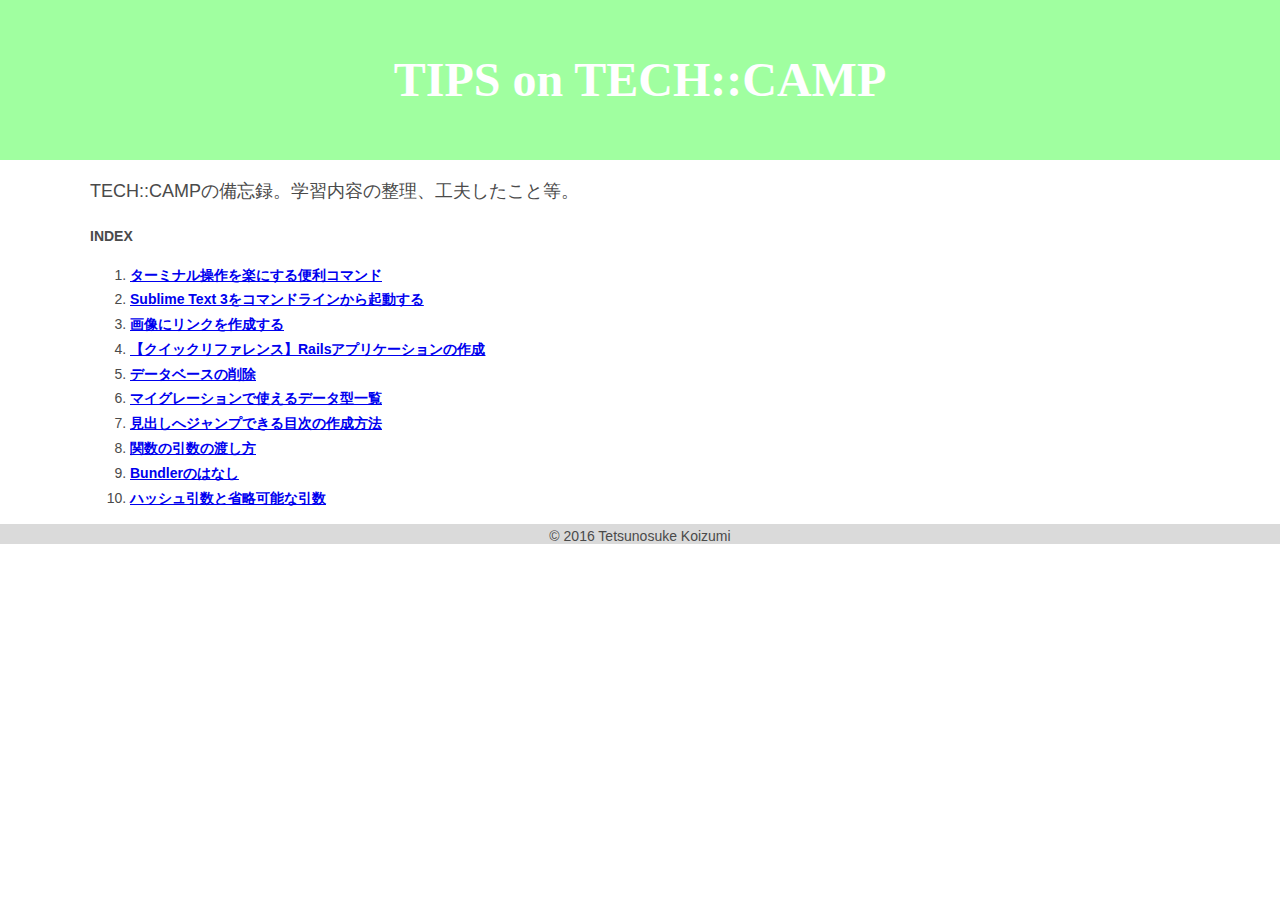
<file: tips/index.html>
<!DOCTYPE HTML>
<html>
<head>
  <meta charset="UTF-8" />
  <link rel="stylesheet" href="style.css">
  <title>TIPS on TECH::CAMP</title>
</head>
<body>

  <!-- ヘッダー -->
  <header>
    <h1>TIPS on TECH::CAMP</h1>
  </header>

  <!-- コンテンツ -->
  <div class="contents">
    <p>
      TECH::CAMPの備忘録。学習内容の整理、工夫したこと等。
    </p>

    <div class="index">
      <h2>INDEX</h2>
      <ol>
        <li>
          <h3><a href="https://koizumittn.github.io/tech-camp/tips/terminal.html">ターミナル操作を楽にする便利コマンド</a></h3>
        </li>
        <li>
          <h3><a href="https://koizumittn.github.io/tech-camp/tips/run-sublimetext.html">Sublime Text 3をコマンドラインから起動する</a></h3>
        </li>
        <li>
          <h3><a href="https://koizumittn.github.io/tech-camp/tips/linkimage.html">画像にリンクを作成する</a></h3>
        </li>
        <li>
          <h3><a href="https://koizumittn.github.io/tech-camp/tips/qr-rails.html">【クイックリファレンス】Railsアプリケーションの作成</a></h3>
        </li>
        <li>
          <h3><a href="https://koizumittn.github.io/tech-camp/tips/delete-database.html">データベースの削除</a></h3>
        </li>
        <li>
          <h3><a href="https://koizumittn.github.io/tech-camp/tips/migration-data-type.html">マイグレーションで使えるデータ型一覧</a></h3>
        </li>
        <li>
          <h3><a href="https://koizumittn.github.io/tech-camp/tips/jump.html">見出しへジャンプできる目次の作成方法</a></h3>
        </li>
        <li>
          <h3><a href="https://koizumittn.github.io/tech-camp/tips/pointer.html">関数の引数の渡し方</a></h3>
        </li>
        <li>
          <h3><a href="https://koizumittn.github.io/tech-camp/tips/bundler.html">Bundlerのはなし</a></h3>
        </li>
        <li>
          <h3><a href="https://koizumittn.github.io/tech-camp/tips/hasharg.html">ハッシュ引数と省略可能な引数</a></h3>
        </li>
      </ol>
    </div>
  </div>

  <!-- フッター -->
  <footer>
    <p>© 2016 Tetsunosuke Koizumi</p>
  </footer>

</body>
</html>
</file>
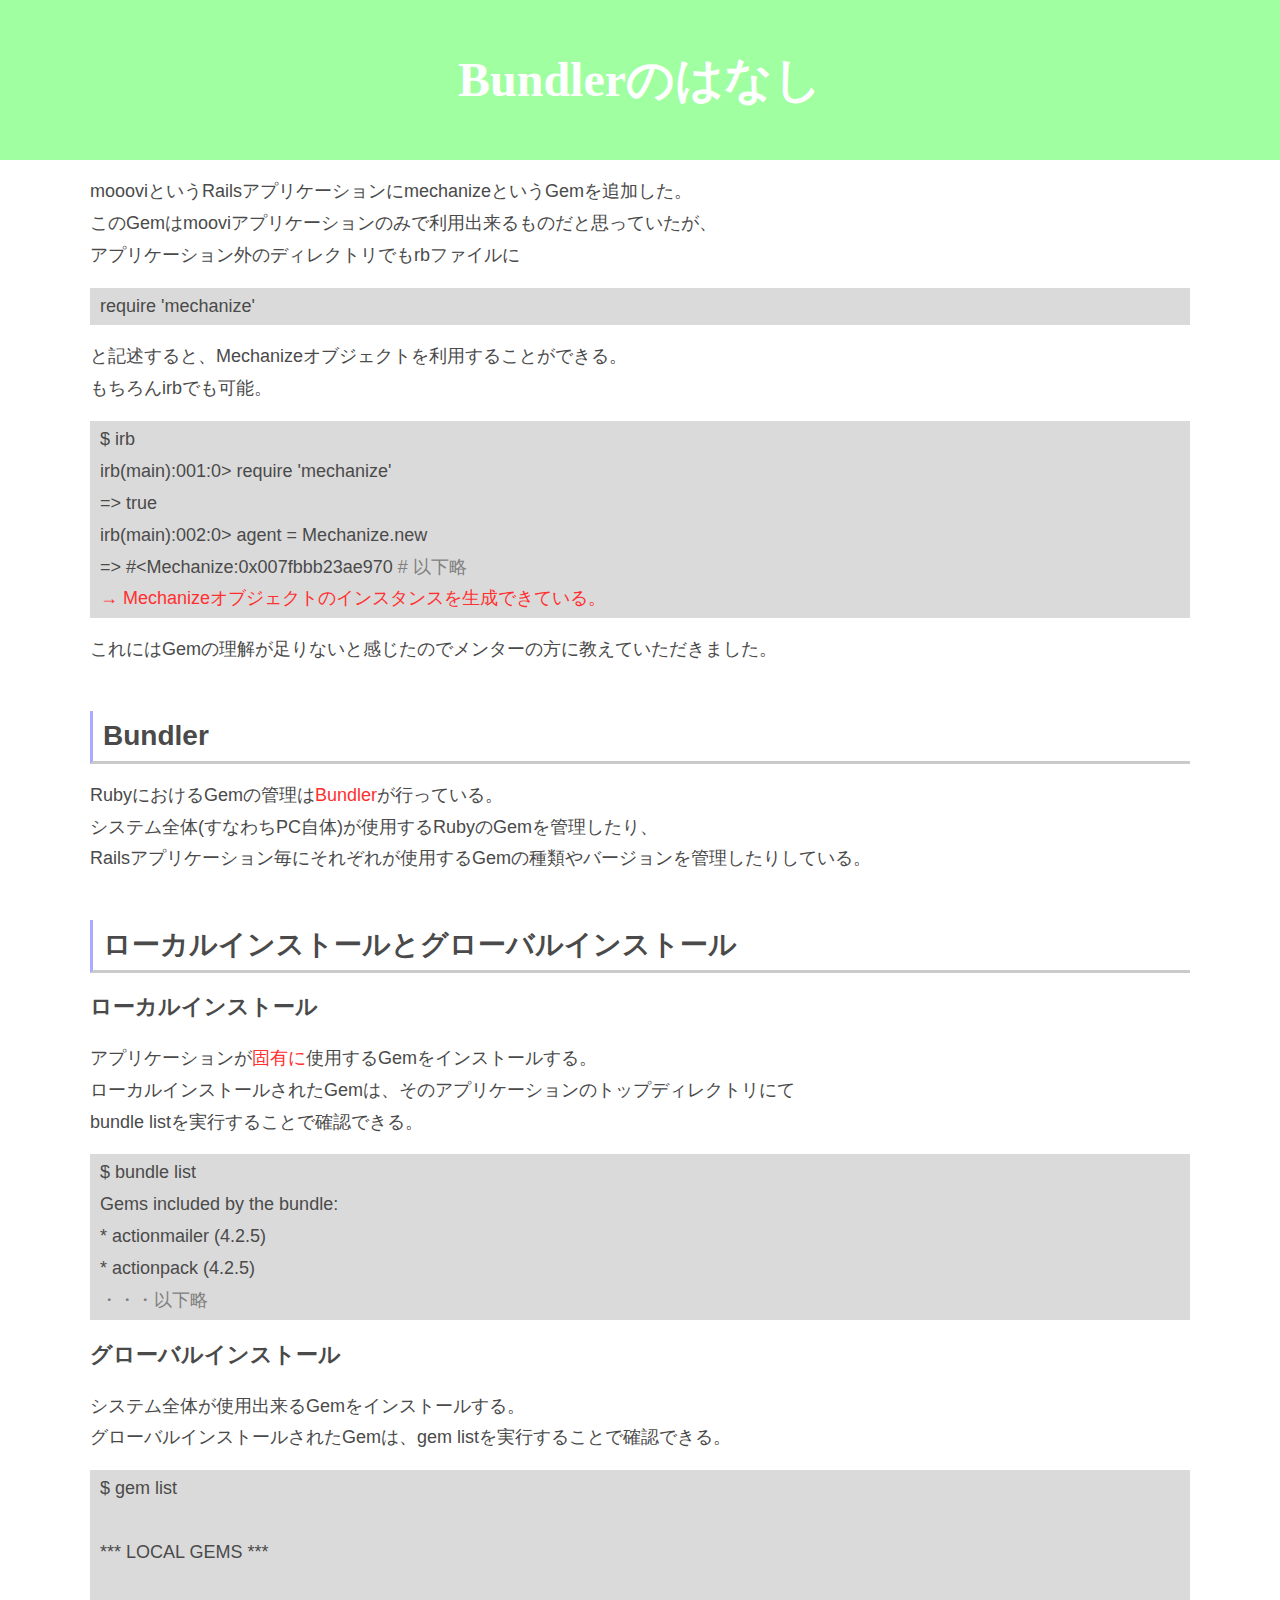
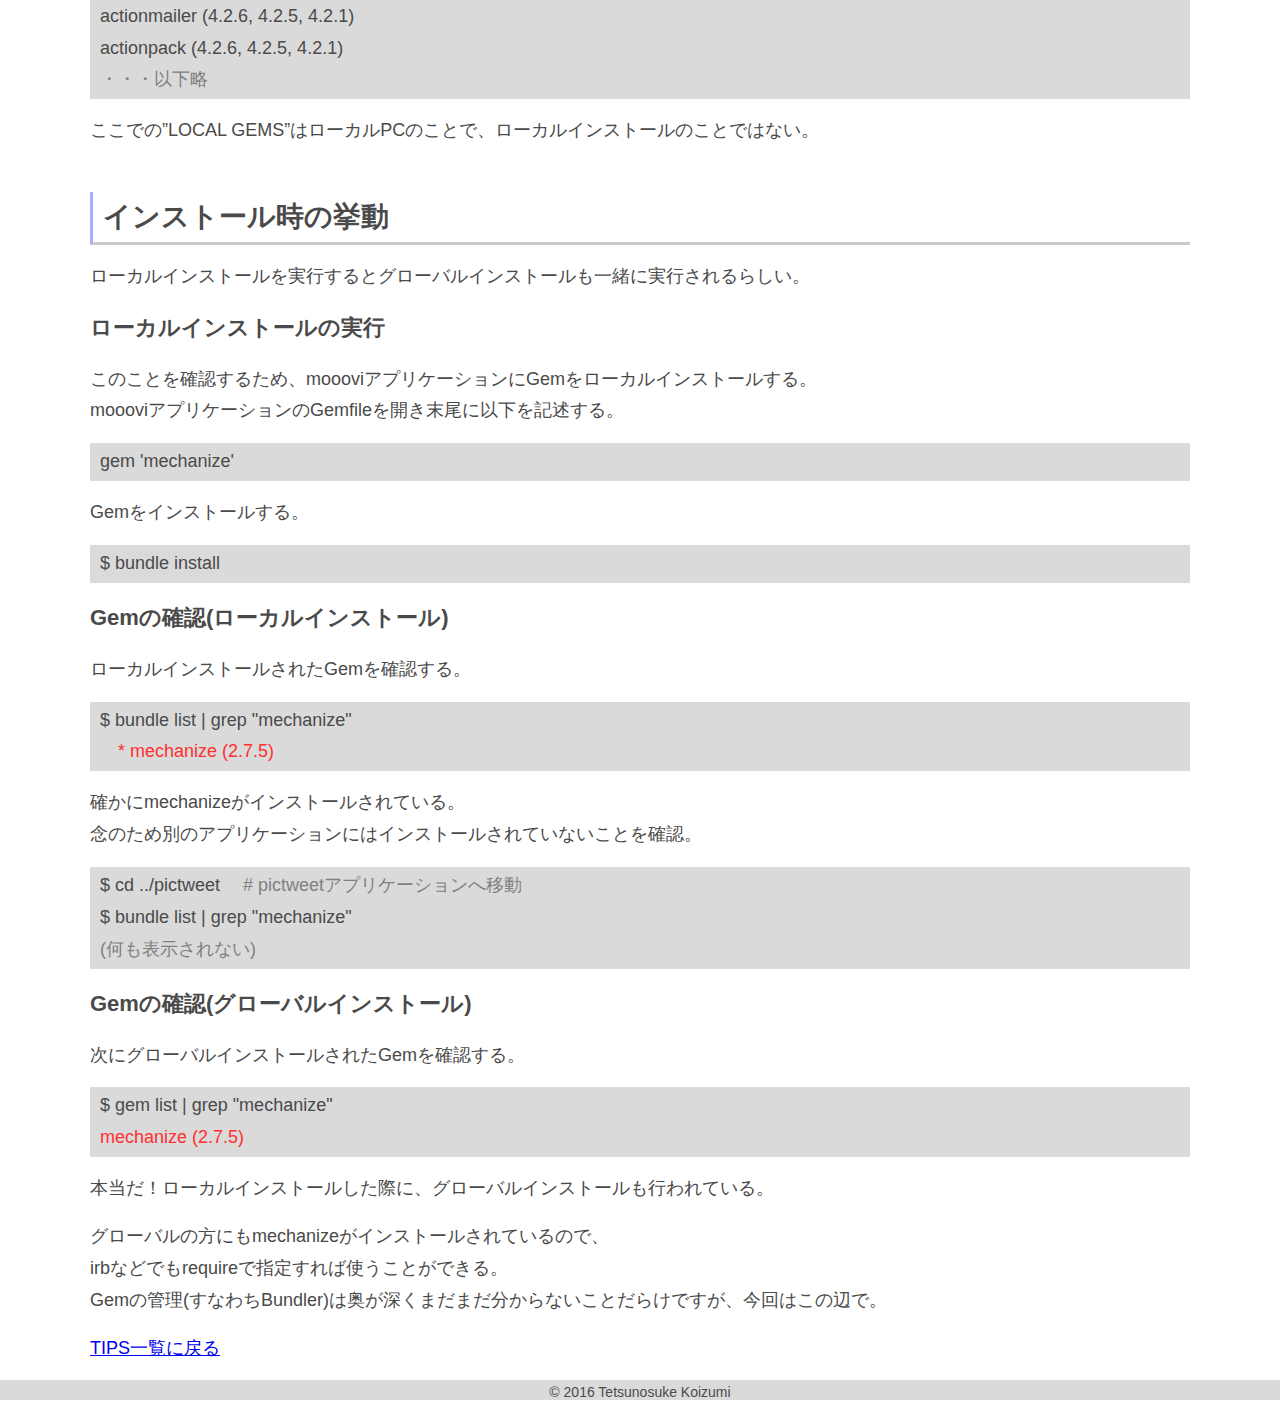
<file: tips/bundler.html>
<!DOCTYPE HTML>
<html>
<head>
  <meta charset="UTF-8" />
  <link rel="stylesheet" href="style.css">
  <title>Bundlerのはなし</title>
</head>
<body>

  <!-- ヘッダー -->
  <header>
    <h1>Bundlerのはなし</h1>
  </header>

  <!-- コンテンツ -->
  <div class="contents">
    <article>
      <p>
        moooviというRailsアプリケーションにmechanizeというGemを追加した。<br>
        このGemはmooviアプリケーションのみで利用出来るものだと思っていたが、<br>
        アプリケーション外のディレクトリでもrbファイルに
      </p>
      <div class="output">
        <p>
          require 'mechanize'
        </p>
      </div>
      <p>
        と記述すると、Mechanizeオブジェクトを利用することができる。<br>
        もちろんirbでも可能。
      </p>
      <div class="output">
        <p>
          $ irb<br>
          irb(main):001:0> require 'mechanize'<br>
          => true<br>
          irb(main):002:0> agent = Mechanize.new<br>
          => #&lt;Mechanize:0x007fbbb23ae970 <span class="sub-text"># 以下略</span><br>
          <span class="red-text">→ Mechanizeオブジェクトのインスタンスを生成できている。</span>
        </p>
      </div>
      <p>
        これにはGemの理解が足りないと感じたのでメンターの方に教えていただきました。
      </p>

      <h2 id="section1">Bundler</h2>
      <p>
        RubyにおけるGemの管理は<span class="red-text">Bundler</span>が行っている。<br>
        システム全体(すなわちPC自体)が使用するRubyのGemを管理したり、<br>
        Railsアプリケーション毎にそれぞれが使用するGemの種類やバージョンを管理したりしている。
      </p>

      <h2 id="section2">ローカルインストールとグローバルインストール</h2>
      <h3>ローカルインストール</h3>
      <p>
        アプリケーションが<span class="red-text">固有に</span>使用するGemをインストールする。<br>
        ローカルインストールされたGemは、そのアプリケーションのトップディレクトリにて<br>bundle listを実行することで確認できる。
      </p>
      <div class="output">
        <p>
          $ bundle list<br>
          Gems included by the bundle:<br>
          * actionmailer (4.2.5)<br>
          * actionpack (4.2.5)<br>
          <span class="sub-text">・・・以下略</span>
        </p>
      </div>

      <h3>グローバルインストール</h3>
      <p>
        システム全体が使用出来るGemをインストールする。<br>
        グローバルインストールされたGemは、gem listを実行することで確認できる。
      </p>
      <div class="output">
        <p>
         $ gem list<br>
         <br>
         *** LOCAL GEMS ***<br>
         <br>
         actionmailer (4.2.6, 4.2.5, 4.2.1)<br>
         actionpack (4.2.6, 4.2.5, 4.2.1)<br>
         <span class="sub-text">・・・以下略</span>
       </p>
     </div>
     <P>
       ここでの”LOCAL GEMS”はローカルPCのことで、ローカルインストールのことではない。
     </P>

     <h2 id="section3">インストール時の挙動</h2>
     <p>
       ローカルインストールを実行するとグローバルインストールも一緒に実行されるらしい。
     </p>
     <h3>ローカルインストールの実行</h3>
     <p>
       このことを確認するため、moooviアプリケーションにGemをローカルインストールする。<br>
       moooviアプリケーションのGemfileを開き末尾に以下を記述する。
     </p>
     <div class="output">
       <p>
         gem 'mechanize'
       </p>
     </div>
     <p>
       Gemをインストールする。
     </p>
     <div class="output">
       <p>
         $ bundle install
       </p>
     </div>
     <h3>Gemの確認(ローカルインストール)</h3>
     <p>
       ローカルインストールされたGemを確認する。
     </p>
     <div class="output">
       <p>
         $ bundle list | grep "mechanize"<br>
         &emsp;<span class="red-text">* mechanize (2.7.5)</span>
       </p>
     </div>
     <p>
       確かにmechanizeがインストールされている。<br>
       念のため別のアプリケーションにはインストールされていないことを確認。
     </p>
     <div class="output">
       <p>
         $ cd ../pictweet &emsp;<span class="sub-text"># pictweetアプリケーションへ移動</span><br>
         $ bundle list | grep "mechanize"<br>
         <span class="sub-text">(何も表示されない)</span>
       </p>
     </div>
     <h3>Gemの確認(グローバルインストール)</h3>
     <p>
       次にグローバルインストールされたGemを確認する。
     </p>
     <div class="output">
       <p>
        $ gem list | grep "mechanize"<br>
        <span class="red-text">mechanize (2.7.5)</span>
       </p>
     </div>
     <p>
     本当だ！ローカルインストールした際に、グローバルインストールも行われている。
     </p>
     <p>
     グローバルの方にもmechanizeがインストールされているので、<br>
     irbなどでもrequireで指定すれば使うことができる。<br>
     Gemの管理(すなわちBundler)は奥が深くまだまだ分からないことだらけですが、今回はこの辺で。
     </p>
   </article>

   <div class="back">
    <p><a href="https://koizumittn.github.io/tech-camp/tips">TIPS一覧に戻る</a></p>
  </div>

</div>

<!-- フッター -->
<footer>
  <p>© 2016 Tetsunosuke Koizumi</p>
</footer>

</body>
</html>
</file>
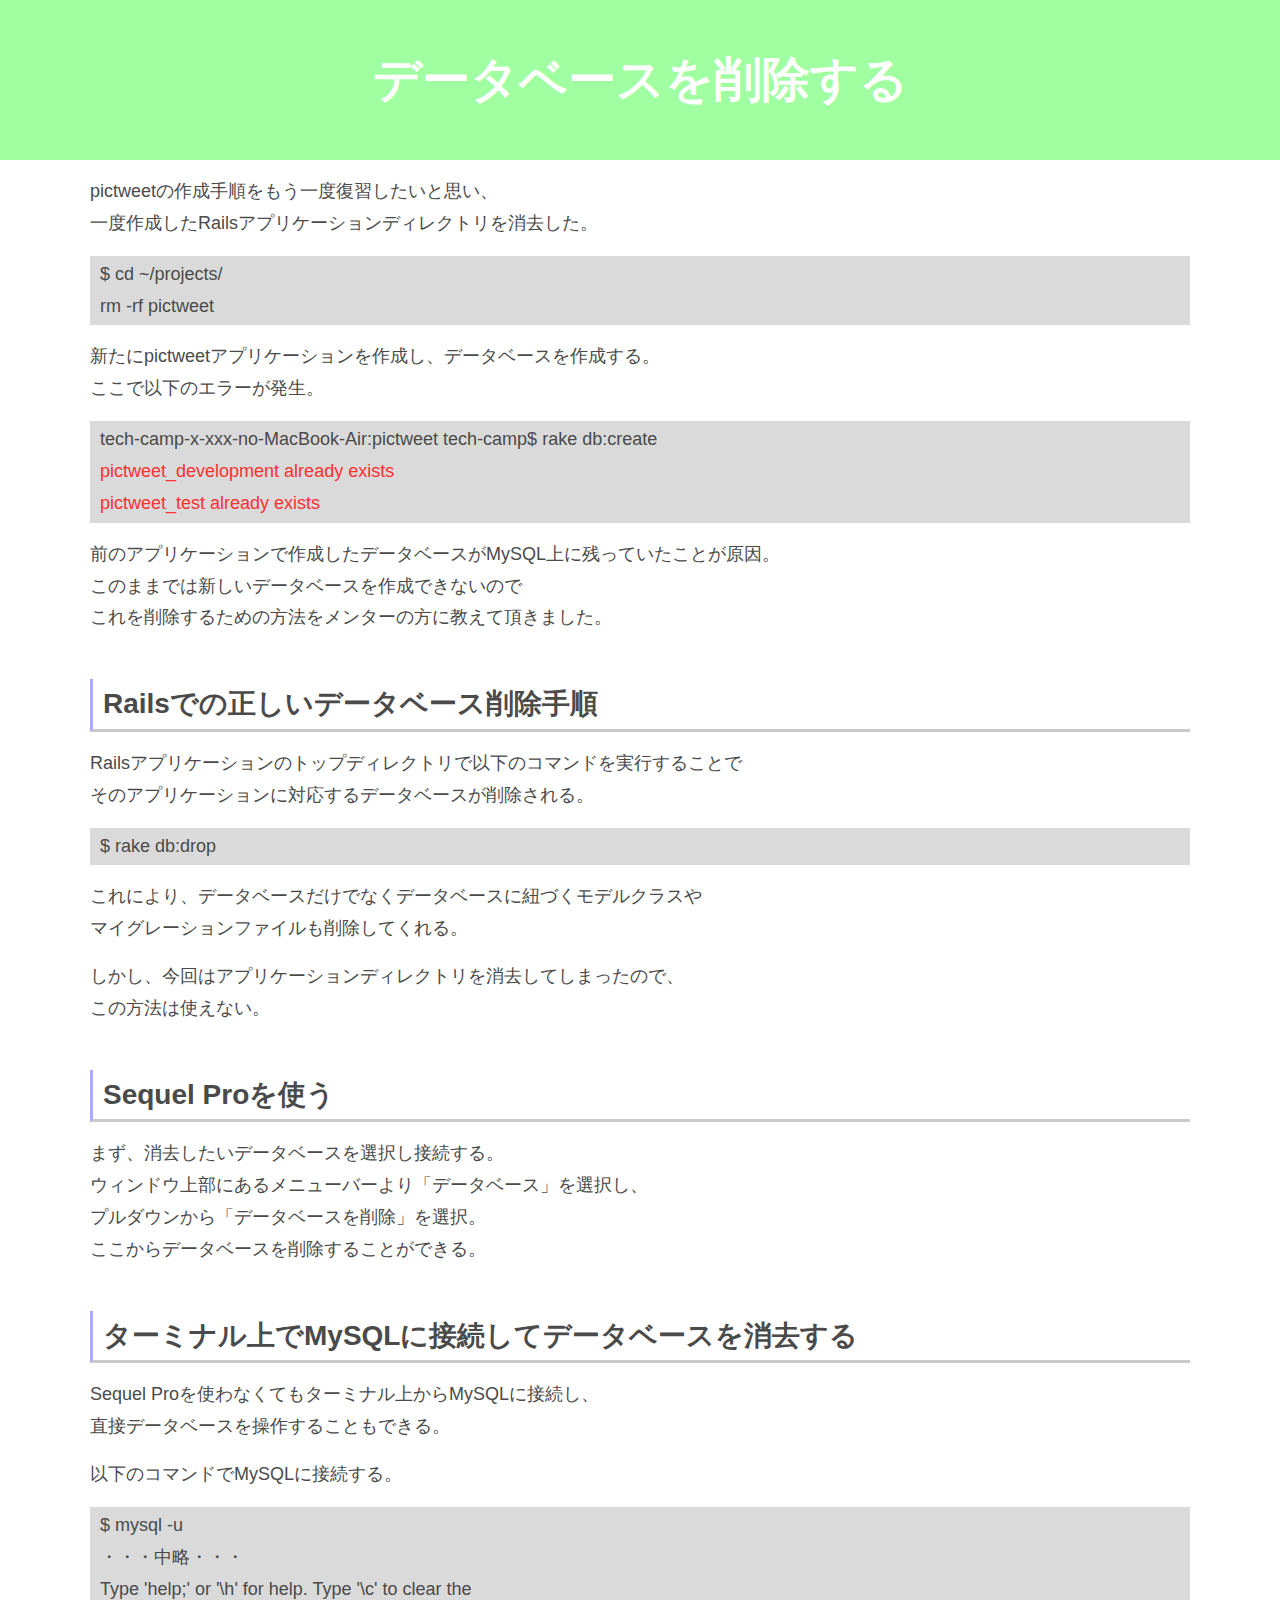
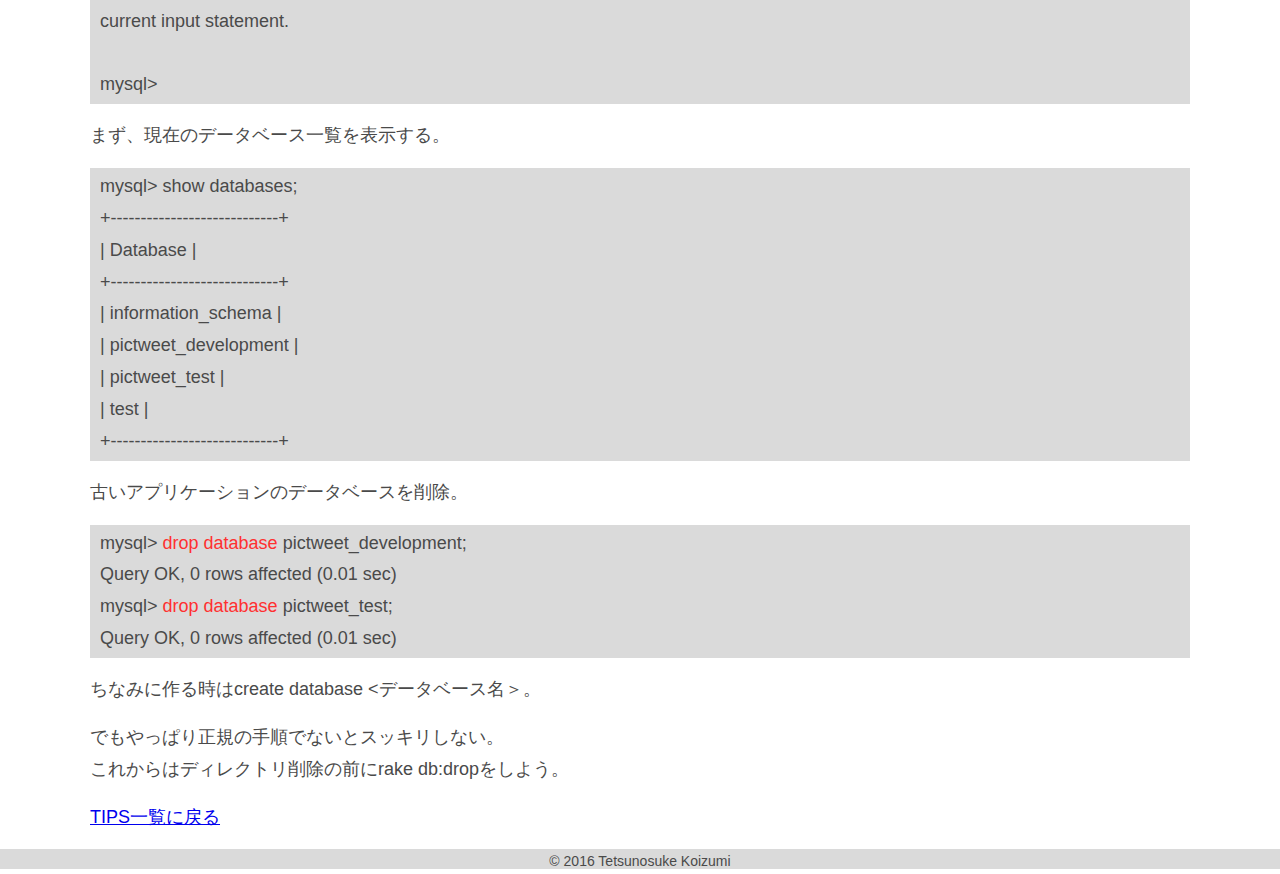
<file: tips/delete-database.html>
<!DOCTYPE HTML>
<html>
<head>
  <meta charset="UTF-8" />
  <link rel="stylesheet" href="style.css">
  <title>データベースを削除する</title>
</head>
<body>

  <!-- ヘッダー -->
  <header>
    <h1>データベースを削除する</h1>
  </header>

  <!-- コンテンツ -->
  <div class="contents">
    <article>
      <p>
        pictweetの作成手順をもう一度復習したいと思い、<br>
        一度作成したRailsアプリケーションディレクトリを消去した。
      </p>
      <div class="output">
        <p>
          $ cd ~/projects/<br>
          rm -rf pictweet
        </p>
      </div>
      <p>
        新たにpictweetアプリケーションを作成し、データベースを作成する。<br>
        ここで以下のエラーが発生。
      </p>
      <div class="output">
        <p>
          tech-camp-x-xxx-no-MacBook-Air:pictweet tech-camp$ rake db:create<br>
          <span class="red-text">pictweet_development already exists</span><br>
          <span class="red-text">pictweet_test already exists</span>
        </p>
      </div>

      <p>
      前のアプリケーションで作成したデータベースがMySQL上に残っていたことが原因。<br>
        このままでは新しいデータベースを作成できないので<br>
        これを削除するための方法をメンターの方に教えて頂きました。
      </p>

      <h2>Railsでの正しいデータベース削除手順</h2>
      <p>
        Railsアプリケーションのトップディレクトリで以下のコマンドを実行することで<br>
        そのアプリケーションに対応するデータベースが削除される。
      </p>
      <div class="output">
        <p>
          $ rake db:drop
        </p>
      </div>
      <p>
        これにより、データベースだけでなくデータベースに紐づくモデルクラスや<br>
        マイグレーションファイルも削除してくれる。
      </p>
      <p>
        しかし、今回はアプリケーションディレクトリを消去してしまったので、<br>
        この方法は使えない。
      </p>

      <h2>Sequel Proを使う</h2>
      <p>
        まず、消去したいデータベースを選択し接続する。<br>
        ウィンドウ上部にあるメニューバーより「データベース」を選択し、<br>
        プルダウンから「データベースを削除」を選択。<br>
        ここからデータベースを削除することができる。
      </p>

      <h2>ターミナル上でMySQLに接続してデータベースを消去する</h2>
      <p>
        Sequel Proを使わなくてもターミナル上からMySQLに接続し、<br>
        直接データベースを操作することもできる。
      </p>
      <p>
        以下のコマンドでMySQLに接続する。
      </p>
      <div class="output">
        <p>
          $ mysql -u <br>
          ・・・中略・・・<br>
          Type 'help;' or '\h' for help. Type '\c' to clear the <br>
          current input statement.<br>
          <br>
          mysql>
        </p>
      </div>
      <p>
        まず、現在のデータベース一覧を表示する。
      </p>
      <div class="output">
        <p>
          mysql> show databases;<br>
          +----------------------------+<br>
          | Database                   |<br>
          +----------------------------+<br>
          | information_schema         |<br>
          | pictweet_development       |<br>
          | pictweet_test              |<br>
          | test                       |<br>
          +----------------------------+<br>
        </p>
      </div>
      <p>
        古いアプリケーションのデータベースを削除。<br>
      </p>
      <div class="output">
        <p>
          mysql> <span class="red-text">drop database</span> pictweet_development;<br>
          Query OK, 0 rows affected (0.01 sec)<br>
          mysql> <span class="red-text">drop database </span>pictweet_test;<br>
          Query OK, 0 rows affected (0.01 sec)
        </p>
      </div>
      <p>
        ちなみに作る時はcreate database <データベース名＞。
      </p>
      <p>
        でもやっぱり正規の手順でないとスッキリしない。<br>
        これからはディレクトリ削除の前にrake db:dropをしよう。
      </p>

    </article>

    <div class="back">
      <p><a href="https://koizumittn.github.io/tech-camp/tips">TIPS一覧に戻る</a></p>
    </div>

  </div>

  <!-- フッター -->
  <footer>
    <p>© 2016 Tetsunosuke Koizumi</p>
  </footer>

</body>
</html>
</file>
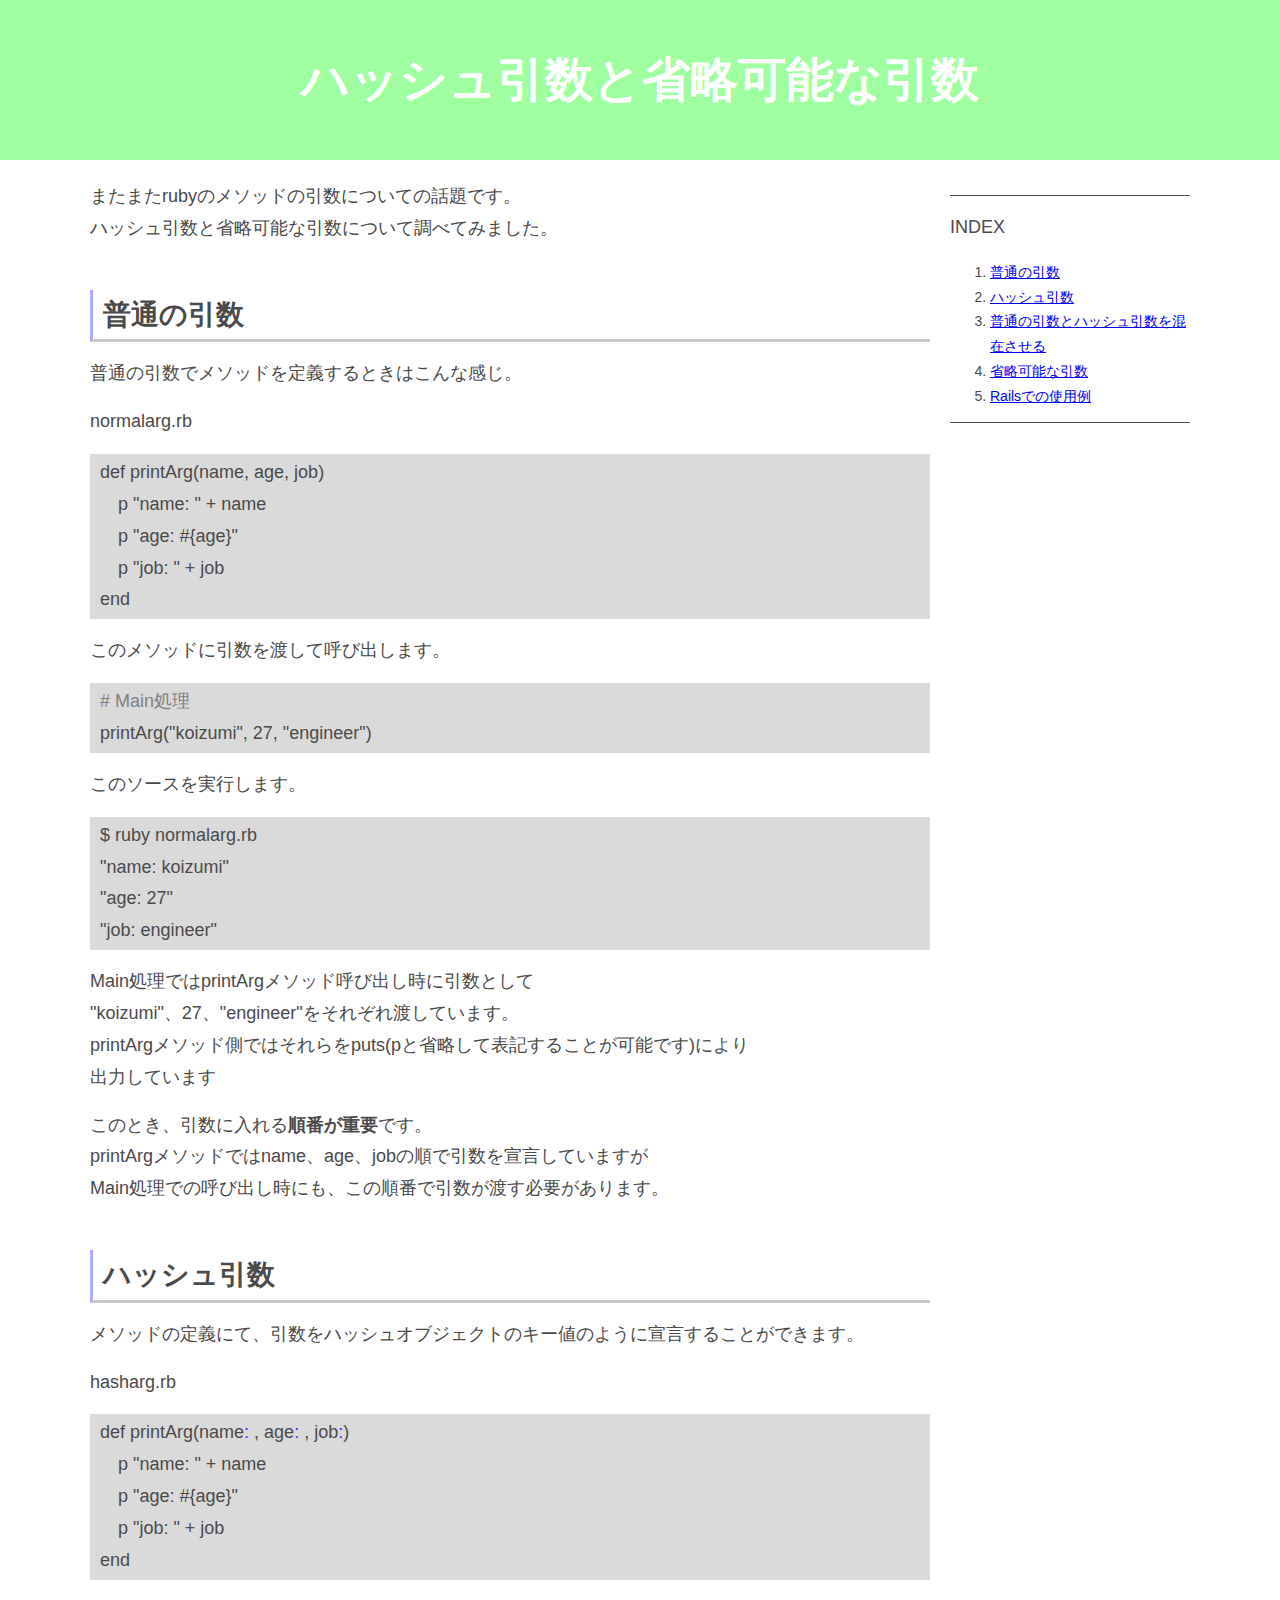
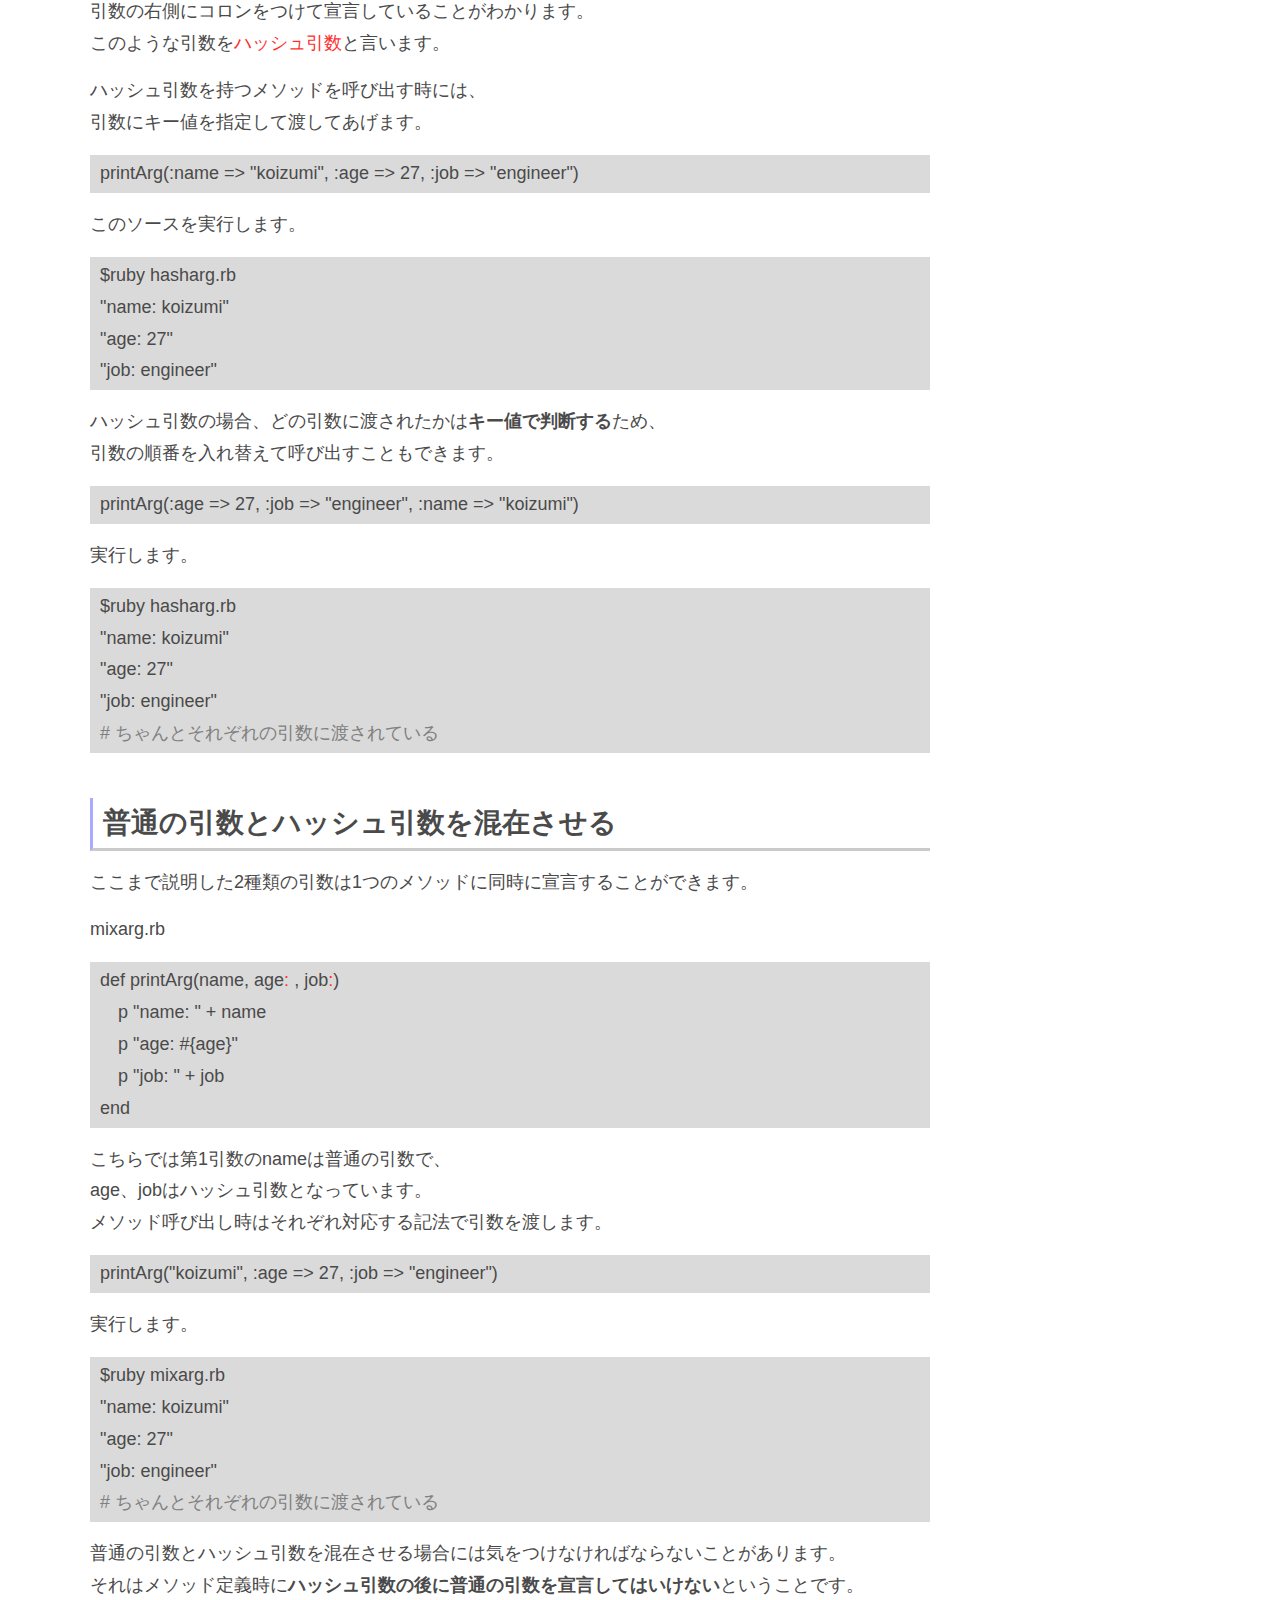
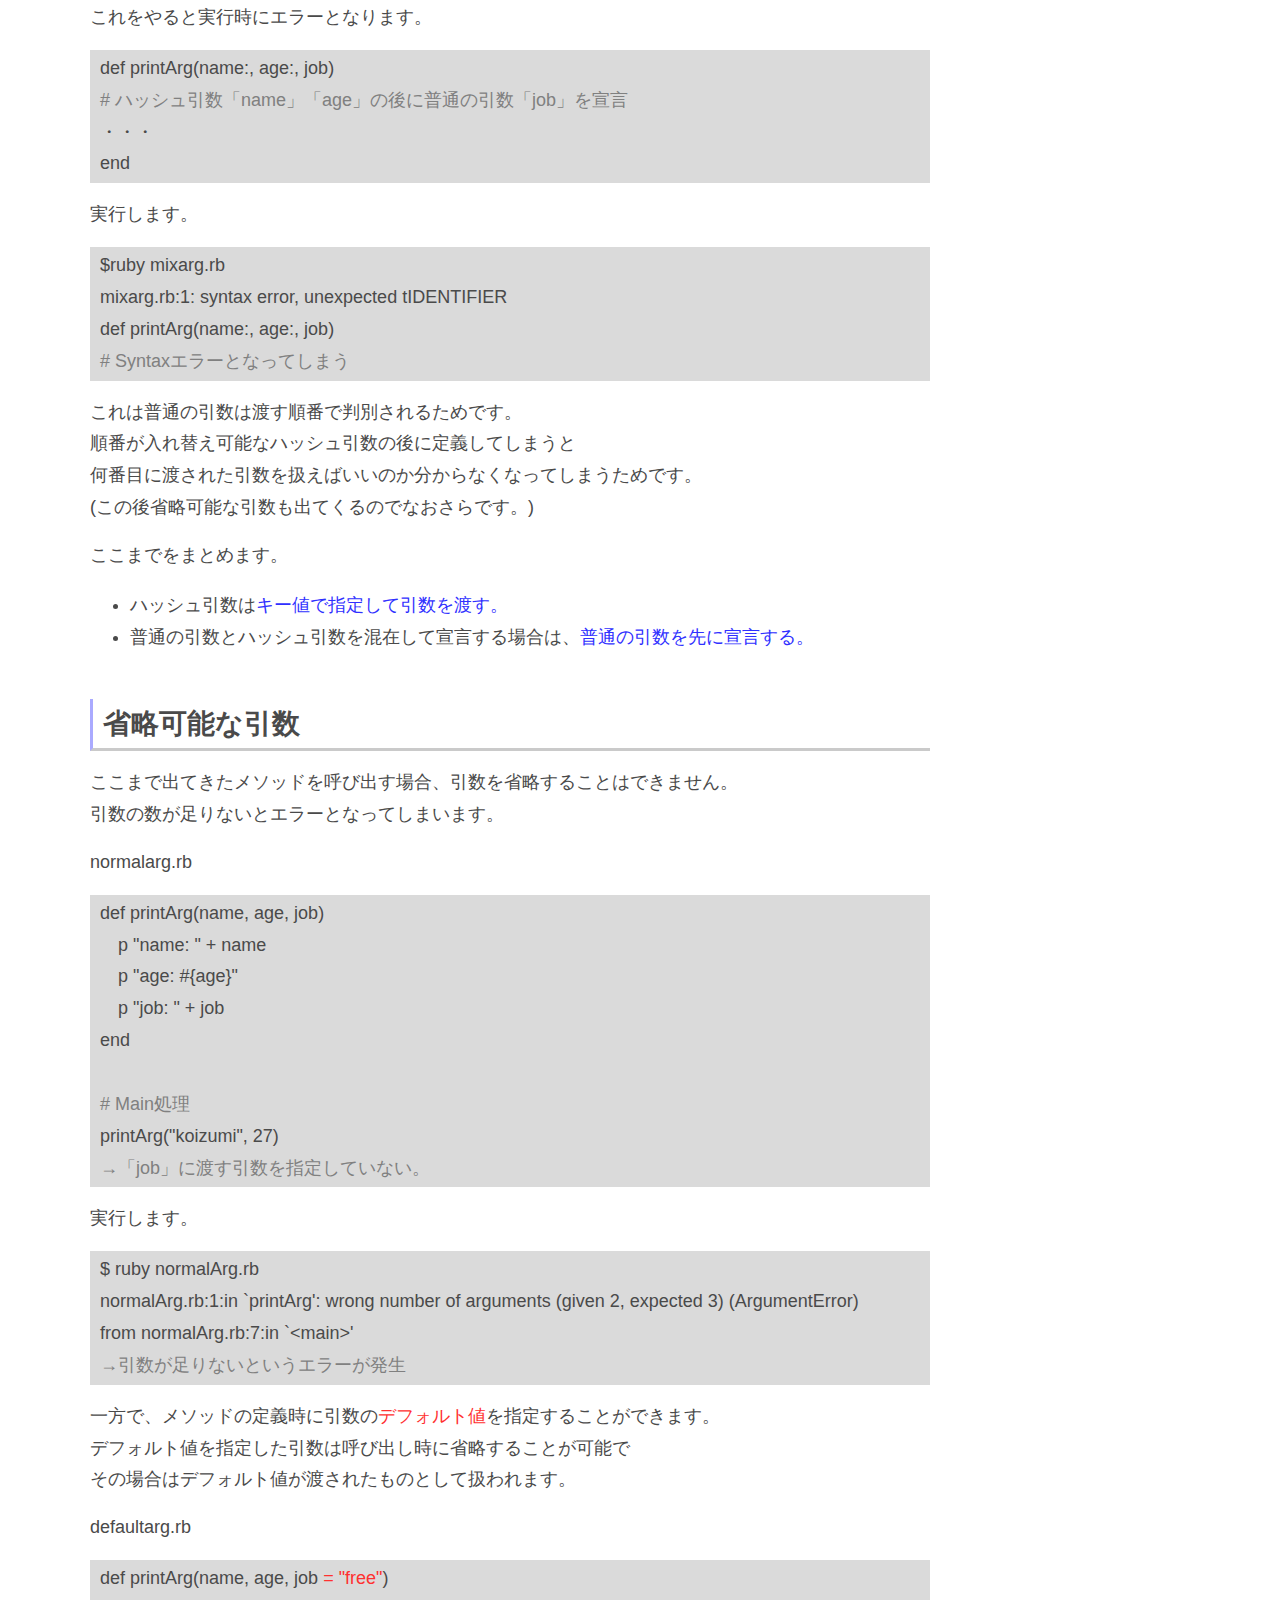
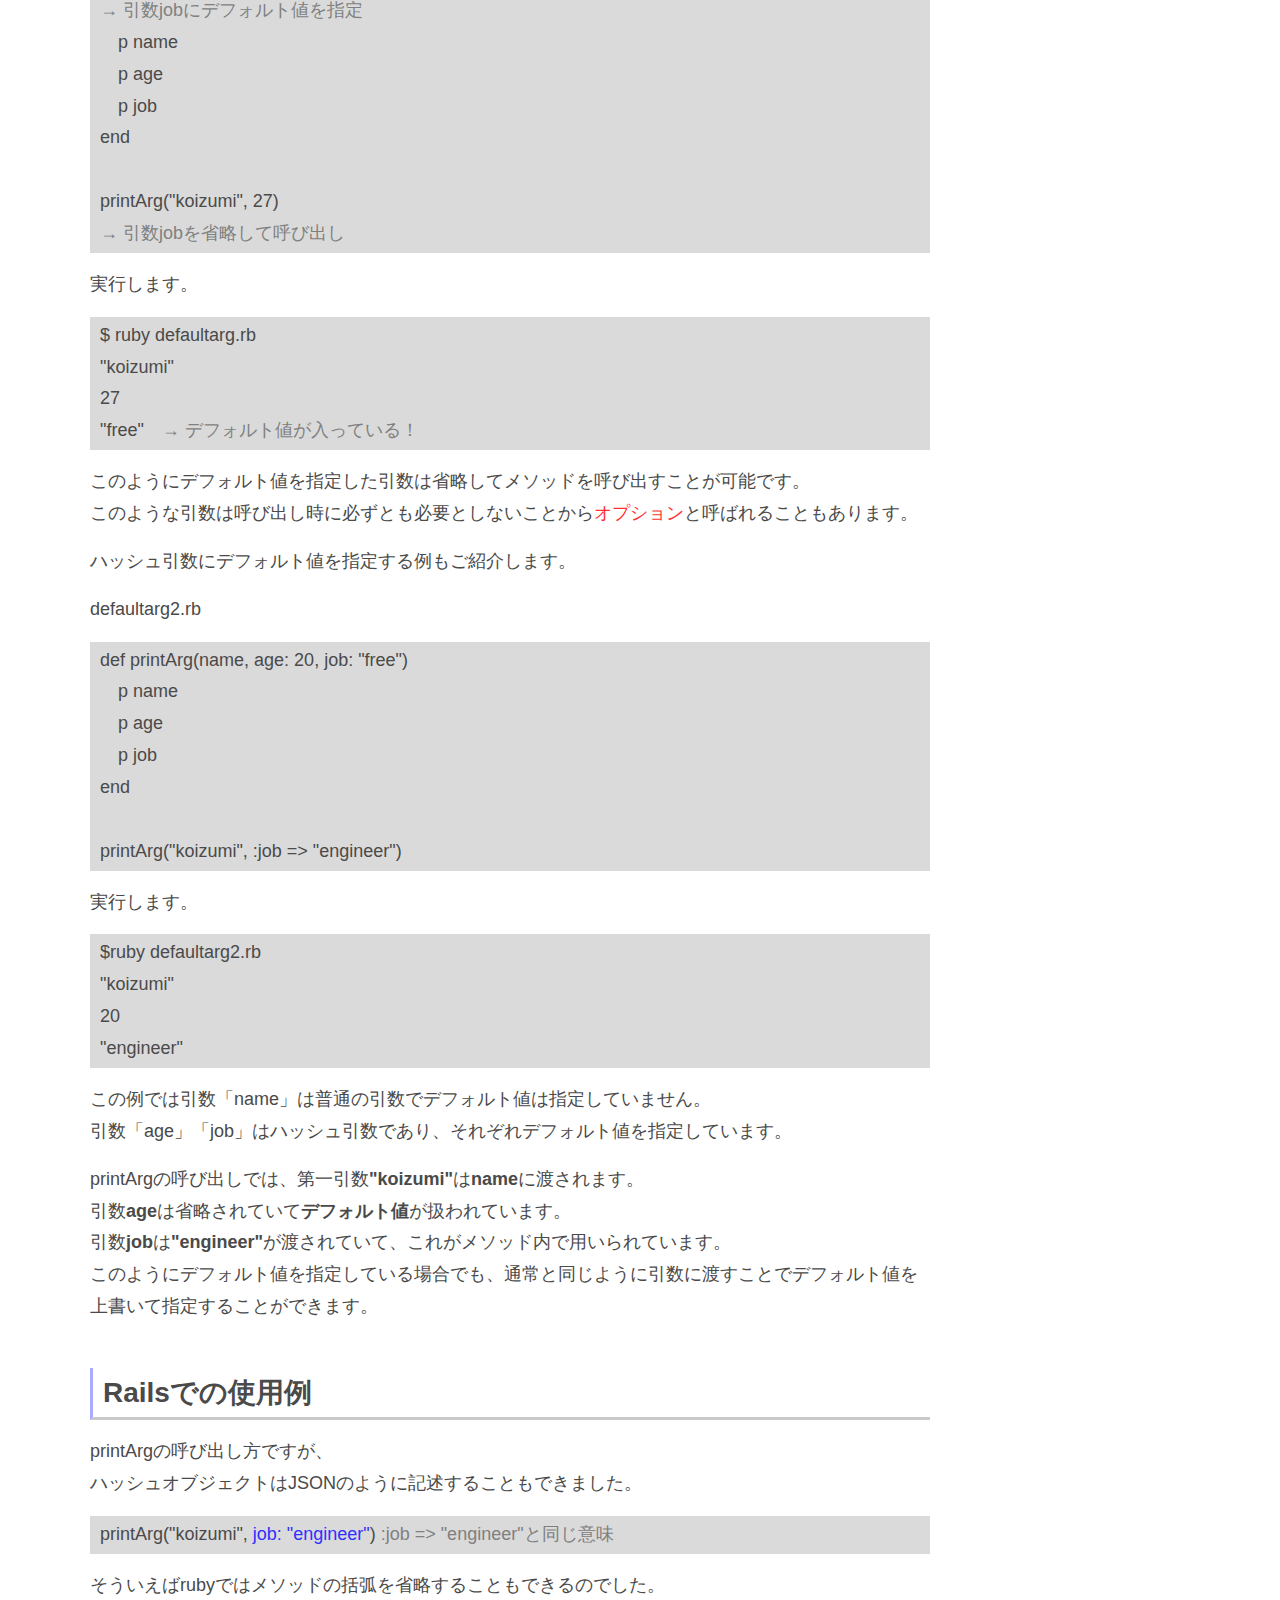
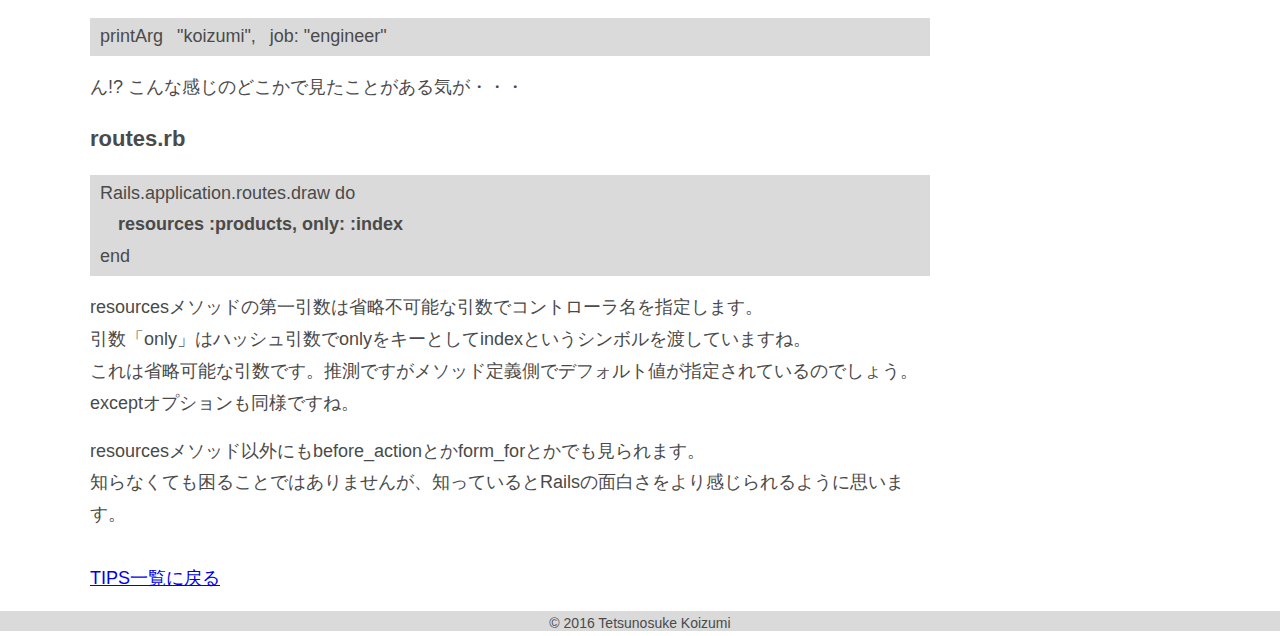
<file: tips/hasharg.html>
<!DOCTYPE HTML>
<html>
<head>
  <meta charset="UTF-8" />
  <link rel="stylesheet" href="style.css">
  <script type="text/javascript" src="https://ajax.googleapis.com/ajax/libs/jquery/1.8.1/jquery.min.js"></script>
  <script type="text/javascript" src="sidebar.js"></script>
  <title>ハッシュ引数と省略可能な引数</title>
</head>
<body>

  <!-- ヘッダー -->
  <header>
    <h1>ハッシュ引数と省略可能な引数</h1>
  </header>

  <!-- コンテンツ -->
  <div class="contents">
    <div class="wapper clearfix">
      <div class="left-contents">
        <article>
          <p>
            またまたrubyのメソッドの引数についての話題です。<br>
            ハッシュ引数と省略可能な引数について調べてみました。
          </p>
          <h2 id="section1">普通の引数</h2>
          <p>
            普通の引数でメソッドを定義するときはこんな感じ。
          </p>
          <p>
            normalarg.rb
          </p>
          <div class="output">
            <p>
              def printArg(name, age, job)<br>
              &emsp;p "name: " + name<br>
              &emsp;p "age: #{age}"<br>
              &emsp;p "job: " + job<br>
              end
            </p>
          </div>
          <p>
            このメソッドに引数を渡して呼び出します。
          </p>
          <div class="output">
            <p>
              <span class="sub-text"># Main処理</span><br>
              printArg("koizumi", 27, "engineer")
            </p>
          </div>
          <p>
            このソースを実行します。
          </p>
          <div class="output">
            <p>
              $ ruby normalarg.rb<br> 
              "name: koizumi"<br>
              "age: 27"<br>
              "job: engineer"<br>
            </p>
          </div>
          <p>
            Main処理ではprintArgメソッド呼び出し時に引数として<br>
            "koizumi"、27、"engineer"をそれぞれ渡しています。<br>
            printArgメソッド側ではそれらをputs(pと省略して表記することが可能です)により<br>
            出力しています<br>
          </p>
          <p>
            このとき、引数に入れる<strong>順番が重要</strong>です。<br>
            printArgメソッドではname、age、jobの順で引数を宣言していますが<br>
            Main処理での呼び出し時にも、この順番で引数が渡す必要があります。
          </p>

          <h2 id="section2">ハッシュ引数</h2>
          <p>
            メソッドの定義にて、引数をハッシュオブジェクトのキー値のように宣言することができます。
          </p>
          <p>
            hasharg.rb
          </p>
          <div class="output">
            <p>
              def printArg(name<span class="blue-text">:</span> , age<span class="blue-text">:</span> , job<span class="blue-text">:</span>)<br>
              &emsp;p "name: " + name<br>
              &emsp;p "age: #{age}"<br>
              &emsp;p "job: " + job<br>
              end
            </p>
          </div>
          <p>
            引数の右側にコロンをつけて宣言していることがわかります。<br>
            このような引数を<span class="red-text">ハッシュ引数</span>と言います。
          </p>
          <p>
            ハッシュ引数を持つメソッドを呼び出す時には、<br>
            引数にキー値を指定して渡してあげます。
          </p>
          <div class="output">
            <p>
              printArg(:name => "koizumi", :age => 27, :job => "engineer")
            </p>
          </div>
          <p>
            このソースを実行します。
          </p>
          <div class="output">
            <p>
              $ruby hasharg.rb<br>
              "name: koizumi"<br>
              "age: 27"<br>
              "job: engineer"<br>
            </p>
          </div>
          <p>
            ハッシュ引数の場合、どの引数に渡されたかは<strong>キー値で判断する</strong>ため、<br>
            引数の順番を入れ替えて呼び出すこともできます。
          </p>
          <div class="output">
            <p>
              printArg(:age => 27, :job => "engineer", :name => "koizumi")
            </p>
          </div>
          <p>
            実行します。
          </p>
          <div class="output">
            <p>
              $ruby hasharg.rb<br>
              "name: koizumi"<br>
              "age: 27"<br>
              "job: engineer"<br>
              <span class="sub-text"># ちゃんとそれぞれの引数に渡されている</span>
            </p>
          </div>

          <h2 id="section3">普通の引数とハッシュ引数を混在させる</h2>
          <p>
            ここまで説明した2種類の引数は1つのメソッドに同時に宣言することができます。
          </p>
          <p>
            mixarg.rb
          </p>
          <div class="output">
            <p>
              def printArg(name, age<span class="red-text">:</span> , job<span class="red-text">:</span>)<br>
              &emsp;p "name: " + name<br>
              &emsp;p "age: #{age}"<br>
              &emsp;p "job: " + job<br>
              end
            </p>
          </div>
          <p>
            こちらでは第1引数のnameは普通の引数で、<br>
            age、jobはハッシュ引数となっています。<br>
            メソッド呼び出し時はそれぞれ対応する記法で引数を渡します。
          </p>
          <div class="output">
            <p>
              printArg("koizumi", :age => 27, :job => "engineer")
            </p>
          </div>
          <p>
            実行します。
          </p>
          <div class="output">
            <p>
              $ruby mixarg.rb<br>
              "name: koizumi"<br>
              "age: 27"<br>
              "job: engineer"<br>
              <span class="sub-text"># ちゃんとそれぞれの引数に渡されている</span>
            </p>
          </div>
          <p>
            普通の引数とハッシュ引数を混在させる場合には気をつけなければならないことがあります。<br>
            それはメソッド定義時に<strong>ハッシュ引数の後に普通の引数を宣言してはいけない</strong>ということです。<br>
            これをやると実行時にエラーとなります。
          </p>
          <div class="output">
            <p>
              def printArg(name:, age:, job)<br>
              <span class="sub-text"># ハッシュ引数「name」「age」の後に普通の引数「job」を宣言</span><br>
              ・・・<br>
              end
            </p>
          </div>
          <p>
            実行します。
          </p>
          <div class="output">
            <p>
              $ruby mixarg.rb <br>
              mixarg.rb:1: syntax error, unexpected tIDENTIFIER<br>
              def printArg(name:, age:, job)<br>
              <span class="sub-text"># Syntaxエラーとなってしまう</span>
            </p>
          </div>
          <p>
            これは普通の引数は渡す順番で判別されるためです。<br>
            順番が入れ替え可能なハッシュ引数の後に定義してしまうと<br>
            何番目に渡された引数を扱えばいいのか分からなくなってしまうためです。<br>
            (この後省略可能な引数も出てくるのでなおさらです。)
          </p>
          <p>
            ここまでをまとめます。
            <ul>
              <li>
                ハッシュ引数は<span class="blue-text">キー値で指定して引数を渡す。</span>
              </li>
              <li>
                普通の引数とハッシュ引数を混在して宣言する場合は、<span class="blue-text">普通の引数を先に宣言する。</span>
              </li>
            </ul>
          </p>

          <h2 id="section4">省略可能な引数</h2>
          <p>
            ここまで出てきたメソッドを呼び出す場合、引数を省略することはできません。<br>
            引数の数が足りないとエラーとなってしまいます。
          </p>
          <p>
            normalarg.rb
          </p>
          <div class="output">
            <p>
              def printArg(name, age, job)<br>
              &emsp;p "name: " + name<br>
              &emsp;p "age: #{age}"<br>
              &emsp;p "job: " + job<br>
              end<br>
              <br>
              <span class="sub-text"># Main処理</span><br>
              printArg("koizumi", 27)<br>
              <span class="sub-text">→「job」に渡す引数を指定していない。</span>
            </p>
          </div>
          <p>
            実行します。
          </p>
          <div class="output">
            <p>
              $ ruby normalArg.rb<br>
              normalArg.rb:1:in `printArg': wrong number of arguments (given 2, expected 3) (ArgumentError)<br>
              from normalArg.rb:7:in `&lt;main&gt;'<br>
              <span class="sub-text">→引数が足りないというエラーが発生</span>
            </p>
          </div>
          <p>
            一方で、メソッドの定義時に引数の<span class="red-text">デフォルト値</span>を指定することができます。<br>
            デフォルト値を指定した引数は呼び出し時に省略することが可能で<br>
            その場合はデフォルト値が渡されたものとして扱われます。
          </p>
          <p>
            defaultarg.rb
          </p>
          <div class="output">
            <p>
              def printArg(name, age, job <span class="red-text">= "free"</span>)<br>
              <span class="sub-text">→ 引数jobにデフォルト値を指定</span><br>
              &emsp;p name<br>
              &emsp;p age<br>
              &emsp;p job<br>
              end<br>
              <br>
              printArg("koizumi", 27)<br>
              <span class="sub-text">→ 引数jobを省略して呼び出し</span><br>
            </p>
          </div>
          <p>
            実行します。
          </p>
          <div class="output">
            <p>
              $ ruby defaultarg.rb<br>
              "koizumi"<br>
              27<br>
              "free"&emsp;<span class="sub-text">→ デフォルト値が入っている！</span>
            </p>
          </div>
          <p>
            このようにデフォルト値を指定した引数は省略してメソッドを呼び出すことが可能です。<br>
            このような引数は呼び出し時に必ずとも必要としないことから<span class="red-text">オプション</span>と呼ばれることもあります。
          </p>
          <p>
            ハッシュ引数にデフォルト値を指定する例もご紹介します。
          </p>
          <p>
            defaultarg2.rb
          </p>
          <div class="output">
            <p>
              def printArg(name, age: 20, job: "free")<br>
              &emsp;p name<br>
              &emsp;p age<br>
              &emsp;p job<br>
              end<br>
              <br>
              printArg("koizumi", :job => "engineer")
            </p>
          </div>
          <p>
            実行します。
          </p>
          <div class="output">
            <p>
              $ruby defaultarg2.rb<br>
              "koizumi"<br>
              20<br>
              "engineer"<br>
            </p>
          </div>
          <p>
            この例では引数「name」は普通の引数でデフォルト値は指定していません。<br>
            引数「age」「job」はハッシュ引数であり、それぞれデフォルト値を指定しています。<br>
          </p>
          <p>
            printArgの呼び出しでは、第一引数<strong>"koizumi"</strong>は<strong>name</strong>に渡されます。<br>
            引数<strong>age</strong>は省略されていて<strong>デフォルト値</strong>が扱われています。<br>
            引数<strong>job</strong>は<strong>"engineer"</strong>が渡されていて、これがメソッド内で用いられています。<br>
            このようにデフォルト値を指定している場合でも、通常と同じように引数に渡すことでデフォルト値を上書いて指定することができます。
          </p>

          <h2 id="section5">Railsでの使用例</h2>
          <p>
            printArgの呼び出し方ですが、<br>
            ハッシュオブジェクトはJSONのように記述することもできました。
          </p>
          <div class="output">
            <p>
              printArg("koizumi", <span class="blue-text">job: "engineer"</span>) <span class="sub-text">:job => "engineer"と同じ意味</span>
            </p>
          </div>
          <p>
            そういえばrubyではメソッドの括弧を省略することもできるのでした。
          </p>
          <div class="output">
            <p>
              printArg &ensp;"koizumi", &ensp;job: "engineer"
            </p>
          </div>
          <p>
            ん!? こんな感じのどこかで見たことがある気が・・・
          </p>

          <h3>routes.rb</h3>
          <div class="output">
            <p>
              Rails.application.routes.draw do<br>
              &emsp;<strong>resources :products, only: :index</strong><br>
              end
            </p>
          </div>
          <p>
            resourcesメソッドの第一引数は省略不可能な引数でコントローラ名を指定します。<br>
            引数「only」はハッシュ引数でonlyをキーとしてindexというシンボルを渡していますね。<br>
            これは省略可能な引数です。推測ですがメソッド定義側でデフォルト値が指定されているのでしょう。<br>
            exceptオプションも同様ですね。
          </p>
          <p>
            resourcesメソッド以外にもbefore_actionとかform_forとかでも見られます。<br>
            知らなくても困ることではありませんが、知っているとRailsの面白さをより感じられるように思います。
          </p>

        </article>
      </div>

      <!-- 目次バー -->
      <div class="right-wrapper">
        <div class="right-contents">
          <p>INDEX</p>
          <ol>
            <li><a href="#section1">普通の引数</a></li>
            <li><a href="#section2">ハッシュ引数</a></li>
            <li><a href="#section3">普通の引数とハッシュ引数を混在させる</a></li>
            <li><a href="#section4">省略可能な引数</a></li>
            <li><a href="#section5">Railsでの使用例</a></li>
          </ol>
        </div>
      </div>
    </div>
    <div class="back">
      <p><a href="https://koizumittn.github.io/tech-camp/tips">TIPS一覧に戻る</a></p>
    </div>

  </div>

  <!-- フッター -->
  <footer>
    <p>© 2016 Tetsunosuke Koizumi</p>
  </footer>

</body>
</html>
</file>
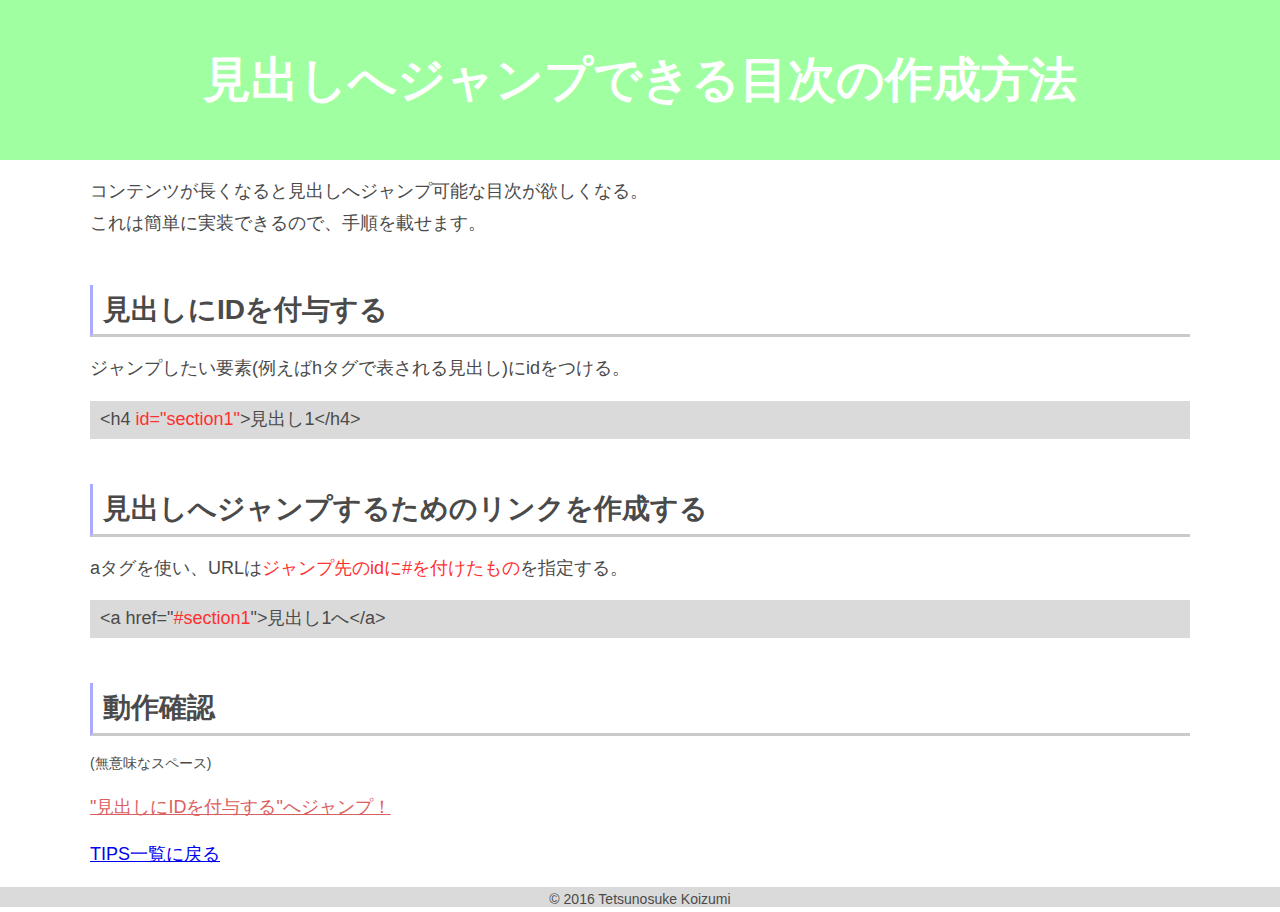
<file: tips/jump.html>
<!DOCTYPE HTML>
<html>
<head>
  <meta charset="UTF-8" />
  <link rel="stylesheet" href="style.css">
  <title>見出しへジャンプできる目次の作成方法</title>
</head>
<body>

  <!-- ヘッダー -->
  <header>
    <h1>見出しへジャンプできる目次の作成方法</h1>
  </header>

  <!-- コンテンツ -->
  <div class="contents">
    <article>
      <p>
        コンテンツが長くなると見出しへジャンプ可能な目次が欲しくなる。<br>
        これは簡単に実装できるので、手順を載せます。
      </p>

      <h2 id="section1">見出しにIDを付与する</h2>
      <p>
        ジャンプしたい要素(例えばhタグで表される見出し)にidをつける。
      </p>
      <div class="output">
        <p>
          &lt;h4 <span class="red-text">id="section1"</span>&gt;見出し1&lt;/h4&gt;
        </p>
      </div>

      <h2 id="section2">見出しへジャンプするためのリンクを作成する</h2>
      <p>
        aタグを使い、URLは<span class="red-text">ジャンプ先のidに#を付けたもの</span>を指定する。
      </p>
      <div class="output">
        <p>
          &lt;a href="<span class="red-text">#section1</span>"&gt;見出し1へ&lt;/a&gt;
        </p>
      </div>

      <h2 id="section3">動作確認</h2>
      (無意味なスペース)
      <div class="space"></div>
      <p>
        <a href="#section1">"見出しにIDを付与する"へジャンプ！</a>
      </p>
    </article>

    <div class="back">
      <p><a href="https://koizumittn.github.io/tech-camp/tips">TIPS一覧に戻る</a></p>
    </div>

  </div>

  <!-- フッター -->
  <footer>
    <p>© 2016 Tetsunosuke Koizumi</p>
  </footer>

</body>
</html>
</file>
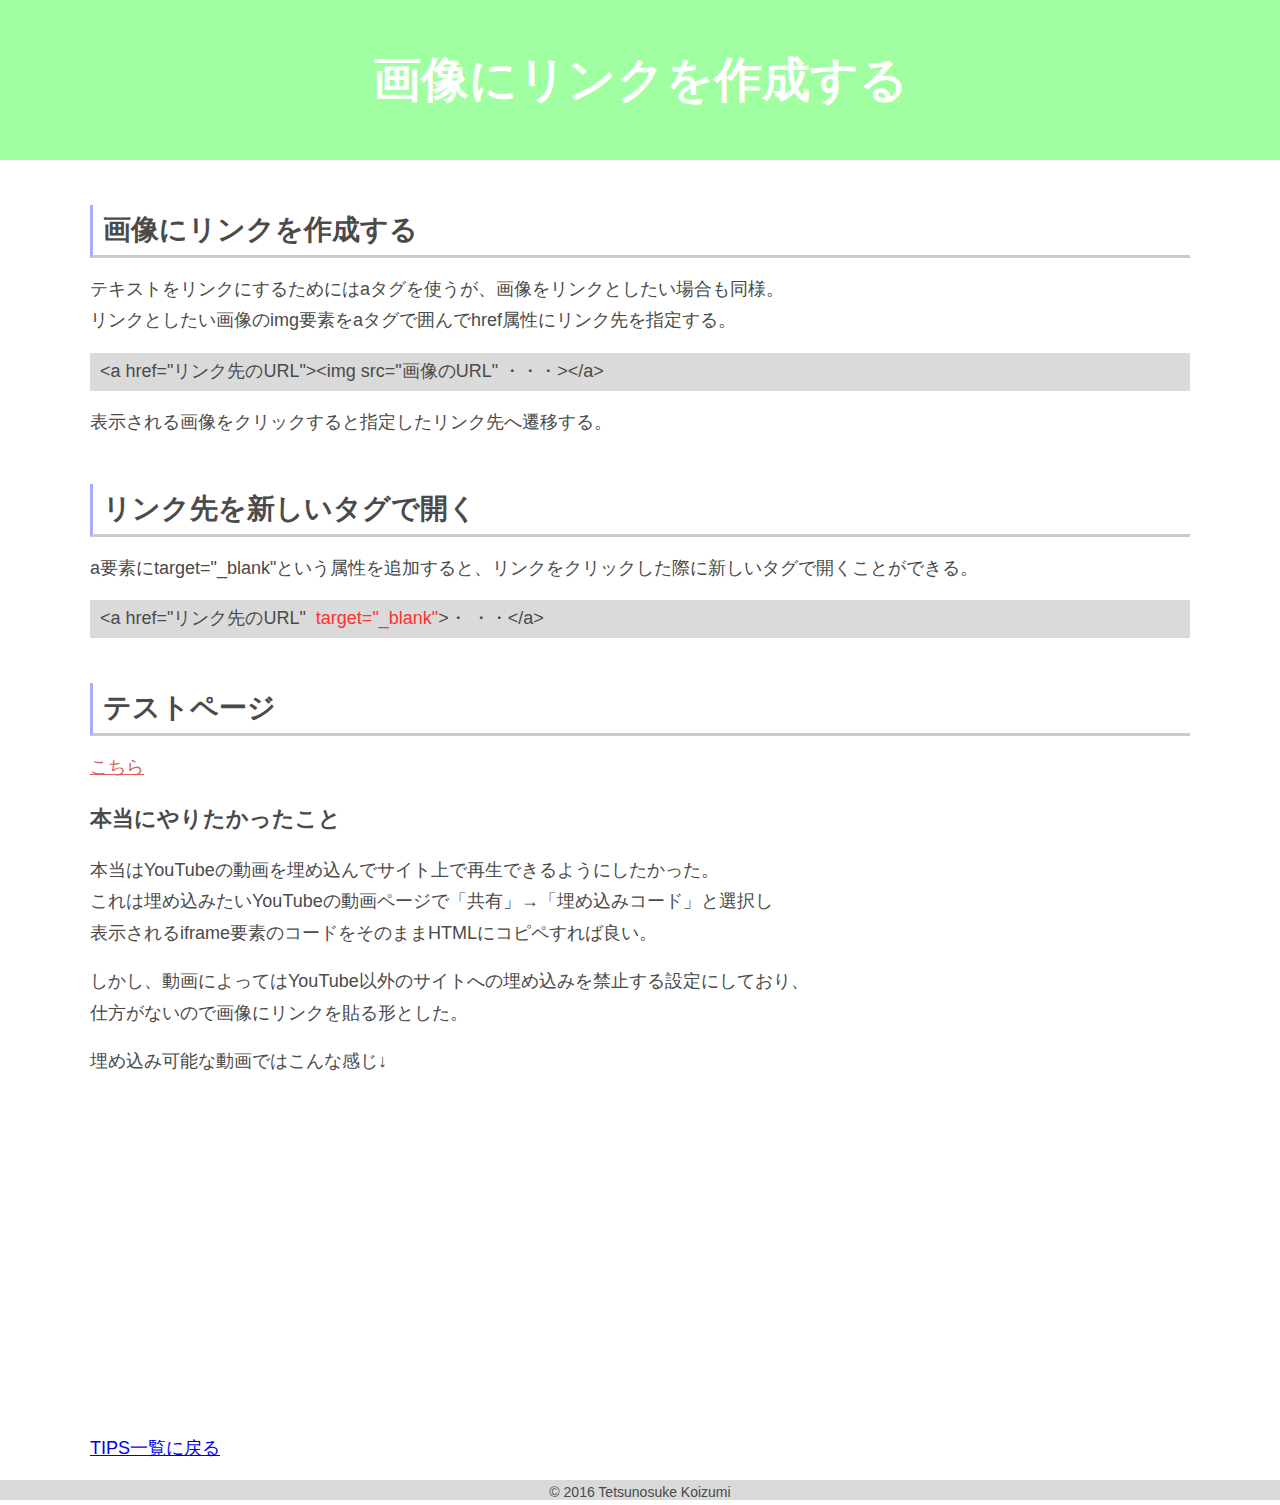
<file: tips/linkimage.html>
<!DOCTYPE HTML>
<html>
<head>
  <meta charset="UTF-8" />
  <link rel="stylesheet" href="style.css">
  <title>画像にリンクを作成する</title>
</head>
<body>

  <!-- ヘッダー -->
  <header>
    <h1>画像にリンクを作成する</h1>
  </header>

  <!-- コンテンツ -->
  <div class="contents">
    <article>
      <h2>画像にリンクを作成する</h2>
      <p>
        テキストをリンクにするためにはaタグを使うが、画像をリンクとしたい場合も同様。<br>
        リンクとしたい画像のimg要素をaタグで囲んでhref属性にリンク先を指定する。
      </p>
      <div class="output">
        <p>
          &lt;a href="リンク先のURL"&gt;&lt;img src="画像のURL" ・・・&gt;&lt;/a&gt;
        </p>
      </div>
      <p>
        表示される画像をクリックすると指定したリンク先へ遷移する。
      </p>

      <h2>リンク先を新しいタグで開く</h2>
      <p>
        a要素にtarget="_blank"という属性を追加すると、リンクをクリックした際に新しいタグで開くことができる。
      </p>
      <div class="output">
        <p>
          &lt;a href="リンク先のURL" &nbsp;<span class="red-text">target="_blank"</span>&gt;・
          ・・&lt;/a&gt;
        </p>
      </div>

      <h2>テストページ</h2>
      <p>
        <a href="https://koizumittn.github.io/classic/contents/001.html" target="_blank">こちら</a>
      </p>
      <h3>本当にやりたかったこと</h3>
      <p>
        本当はYouTubeの動画を埋め込んでサイト上で再生できるようにしたかった。<br>
        これは埋め込みたいYouTubeの動画ページで「共有」→「埋め込みコード」と選択し<br>
        表示されるiframe要素のコードをそのままHTMLにコピペすれば良い。
      </p>
      <p>
        しかし、動画によってはYouTube以外のサイトへの埋め込みを禁止する設定にしており、<br>
        仕方がないので画像にリンクを貼る形とした。
      </p>
      <p>
        埋め込み可能な動画ではこんな感じ↓
      </p>
      <iframe width="560" height="315" src="https://www.youtube.com/embed/GPuDrN5GY7s" frameborder="0" allowfullscreen></iframe>

    </article>

    <div class="back">
      <p><a href="https://koizumittn.github.io/tech-camp/tips">TIPS一覧に戻る</a></p>
    </div>

  </div>

  <!-- フッター -->
  <footer>
    <p>© 2016 Tetsunosuke Koizumi</p>
  </footer>

</body>
</html>
</file>
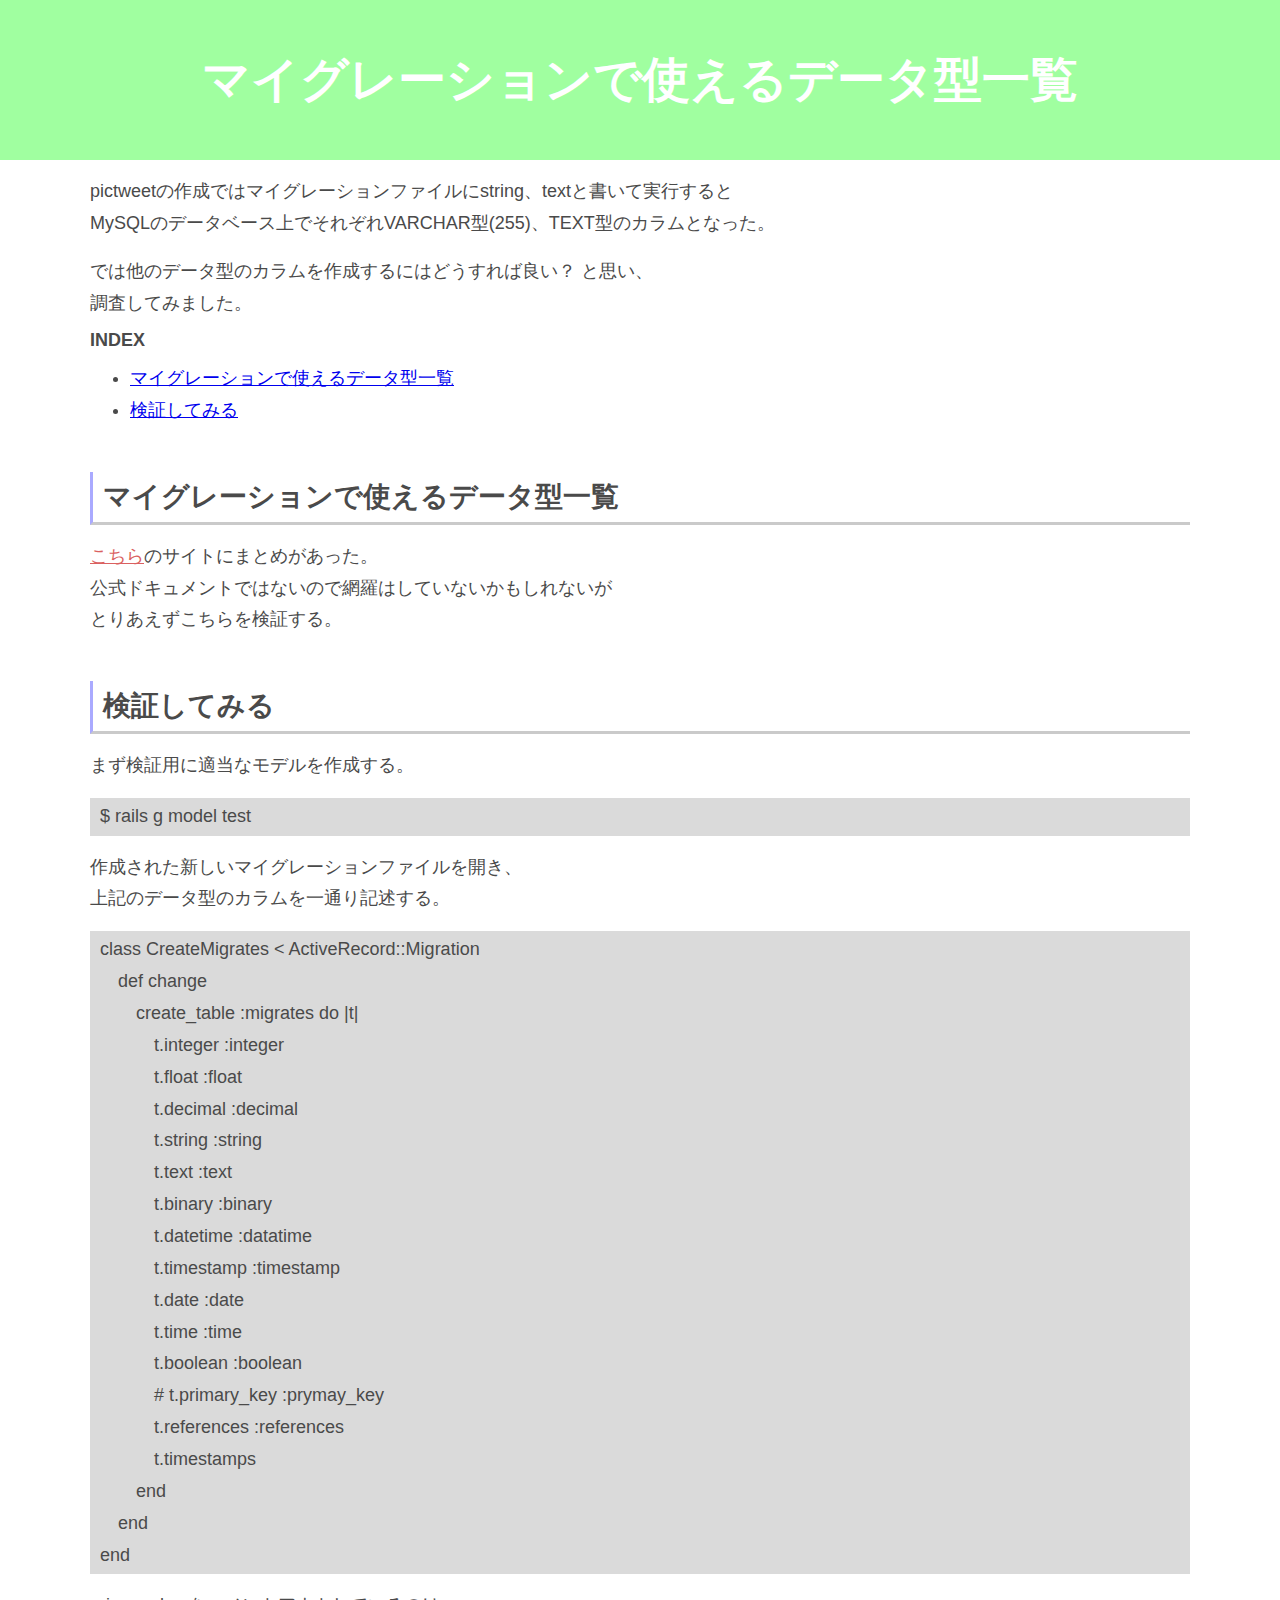
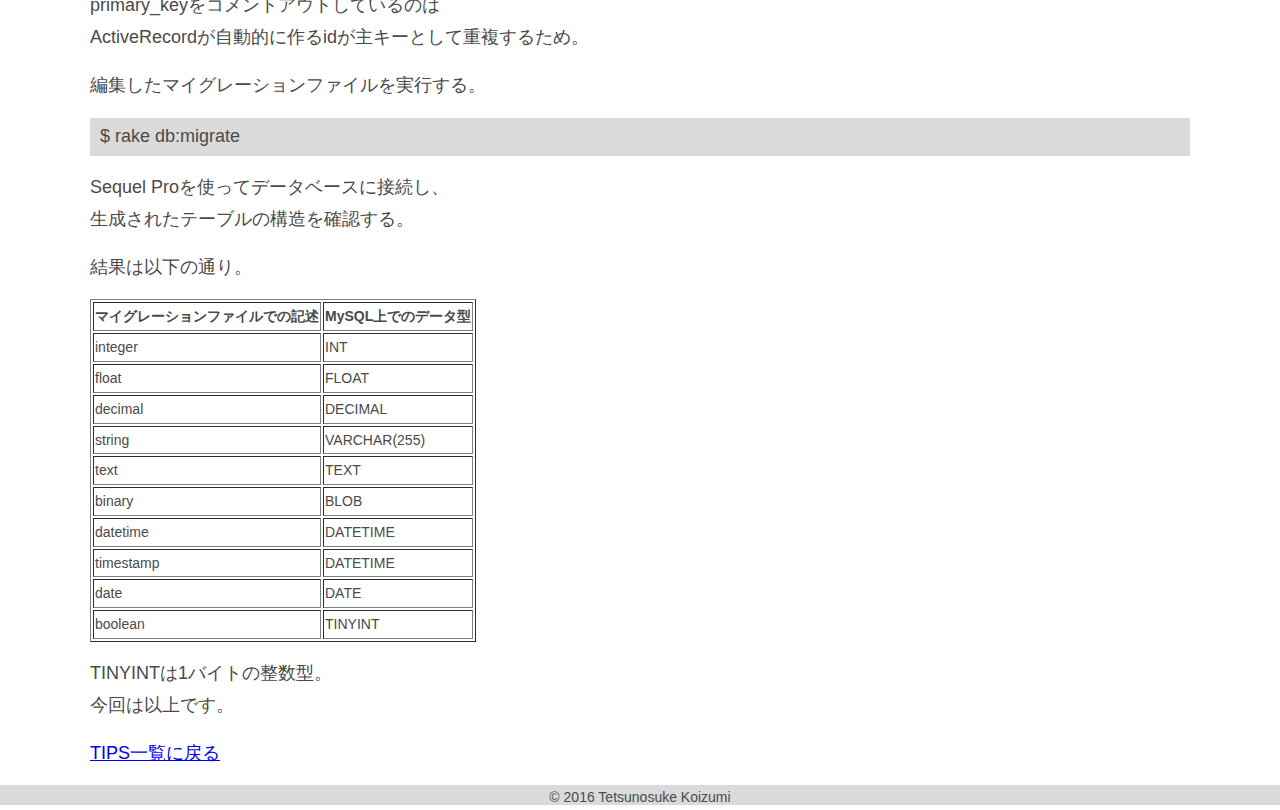
<file: tips/migration-data-type.html>
<!DOCTYPE HTML>
<html>
<head>
  <meta charset="UTF-8" />
  <link rel="stylesheet" href="style.css">
  <title>マイグレーションで使えるデータ型一覧</title>
</head>
<body>

  <!-- ヘッダー -->
  <header>
    <h1>マイグレーションで使えるデータ型一覧</h1>
  </header>

  <!-- コンテンツ -->
  <div class="contents">
    <article>
      <p>
        pictweetの作成ではマイグレーションファイルにstring、textと書いて実行すると<br>
        MySQLのデータベース上でそれぞれVARCHAR型(255)、TEXT型のカラムとなった。
      </p>
      <p>
        では他のデータ型のカラムを作成するにはどうすれば良い？ と思い、<br>
        調査してみました。
      </p>
      <h4 id="index">INDEX</h4>
      <ul>
        <li><a href="#section1">マイグレーションで使えるデータ型一覧</a></li>
        <li><a href="#section2">検証してみる</a></li>
      </ul>
      <h2 id="section1">マイグレーションで使えるデータ型一覧</h2>
      <p>
        <a href="http://ruby-rails.hatenadiary.com/entry/20140810/1407634200#migration-datatypes" target="_blank">こちら</a>のサイトにまとめがあった。<br>
        公式ドキュメントではないので網羅はしていないかもしれないが<br>
        とりあえずこちらを検証する。
      </p>

      <h2 id="section2">検証してみる</h2>
      <p>
        まず検証用に適当なモデルを作成する。
      </p>
      <div class="output">
        <p>
          $ rails g model test
        </p>
      </div>
      <p>
        作成された新しいマイグレーションファイルを開き、<br>
        上記のデータ型のカラムを一通り記述する。
      </p>
      <div class="output">
        <p>
          class CreateMigrates < ActiveRecord::Migration<br>
          &emsp;def change<br>
          &emsp;&emsp;create_table :migrates do |t|</span><br>
          &emsp;&emsp;&emsp;t.integer :integer<br>
          &emsp;&emsp;&emsp;t.float :float<br>
          &emsp;&emsp;&emsp;t.decimal :decimal<br>
          &emsp;&emsp;&emsp;t.string :string<br>
          &emsp;&emsp;&emsp;t.text :text<br>
          &emsp;&emsp;&emsp;t.binary :binary<br>
          &emsp;&emsp;&emsp;t.datetime :datatime<br>
          &emsp;&emsp;&emsp;t.timestamp :timestamp<br>
          &emsp;&emsp;&emsp;t.date :date<br>
          &emsp;&emsp;&emsp;t.time :time<br>
          &emsp;&emsp;&emsp;t.boolean  :boolean<br>
          &emsp;&emsp;&emsp;# t.primary_key :prymay_key<br>
          &emsp;&emsp;&emsp;t.references  :references<br>
          &emsp;&emsp;&emsp;t.timestamps<br>
          &emsp;&emsp;end<br>
          &emsp;end<br>
          end
        </p>
      </div>
      <p>
        primary_keyをコメントアウトしているのは<br>
        ActiveRecordが自動的に作るidが主キーとして重複するため。
      </p>
      <p>
        編集したマイグレーションファイルを実行する。
      </p>
      <div class="output">
        <p>
          $ rake db:migrate
        </p>
      </div>
      <p>
        Sequel Proを使ってデータベースに接続し、<br>
        生成されたテーブルの構造を確認する。
      </p>
      <p>
        結果は以下の通り。
      </p>
      <table border="1">
        <tr>
          <th>マイグレーションファイルでの記述</th>
          <th>MySQL上でのデータ型</th>
        </tr>
        <tr>
          <td>integer</td>
          <td>INT</td>
        </tr>
        <tr>
          <td>float</td>
          <td>FLOAT</td>
        </tr>
        <tr>
          <td>decimal</td>
          <td>DECIMAL</td>
        </tr>
        <tr>
          <td>string</td>
          <td>VARCHAR(255)</td>
        </tr>
        <tr>
        <td>text</td>
          <td>TEXT</td>
        </tr>
        <tr>
          <td>binary</td>
          <td>BLOB</td>
        </tr>
        <tr>
          <td>datetime</td>
          <td>DATETIME</td>
        </tr>
        <tr>
          <td>timestamp</td>
          <td>DATETIME</td>
        </tr>
        <tr>
          <td>date</td>
          <td>DATE</td>
        </tr>
        <tr>
          <td>boolean</td>
          <td>TINYINT</td>
        </table>
        <p>
          TINYINTは1バイトの整数型。<br>
          今回は以上です。
        </p>
      </article>

      <div class="back">
        <p><a href="https://koizumittn.github.io/tech-camp/tips">TIPS一覧に戻る</a></p>
      </div>

    </div>

    <!-- フッター -->
    <footer>
      <p>© 2016 Tetsunosuke Koizumi</p>
    </footer>

  </body>
  </html>
</file>
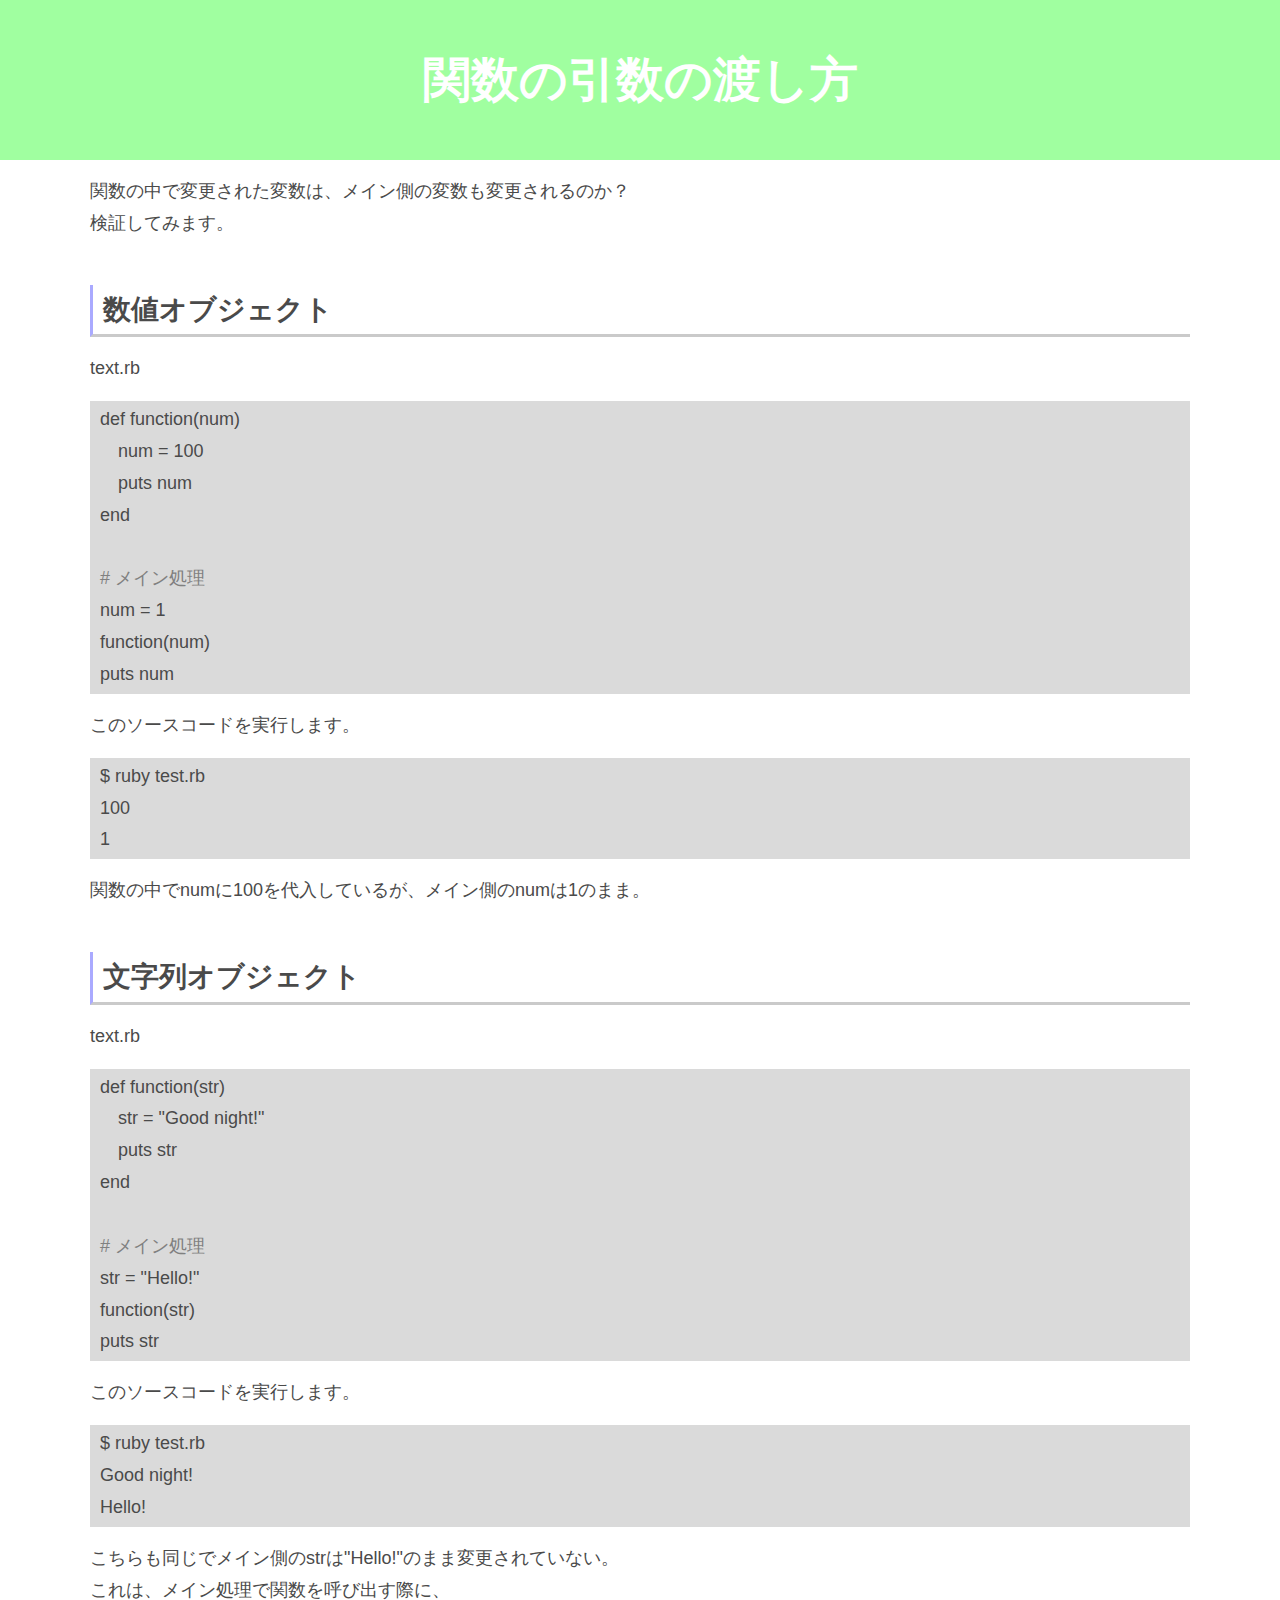
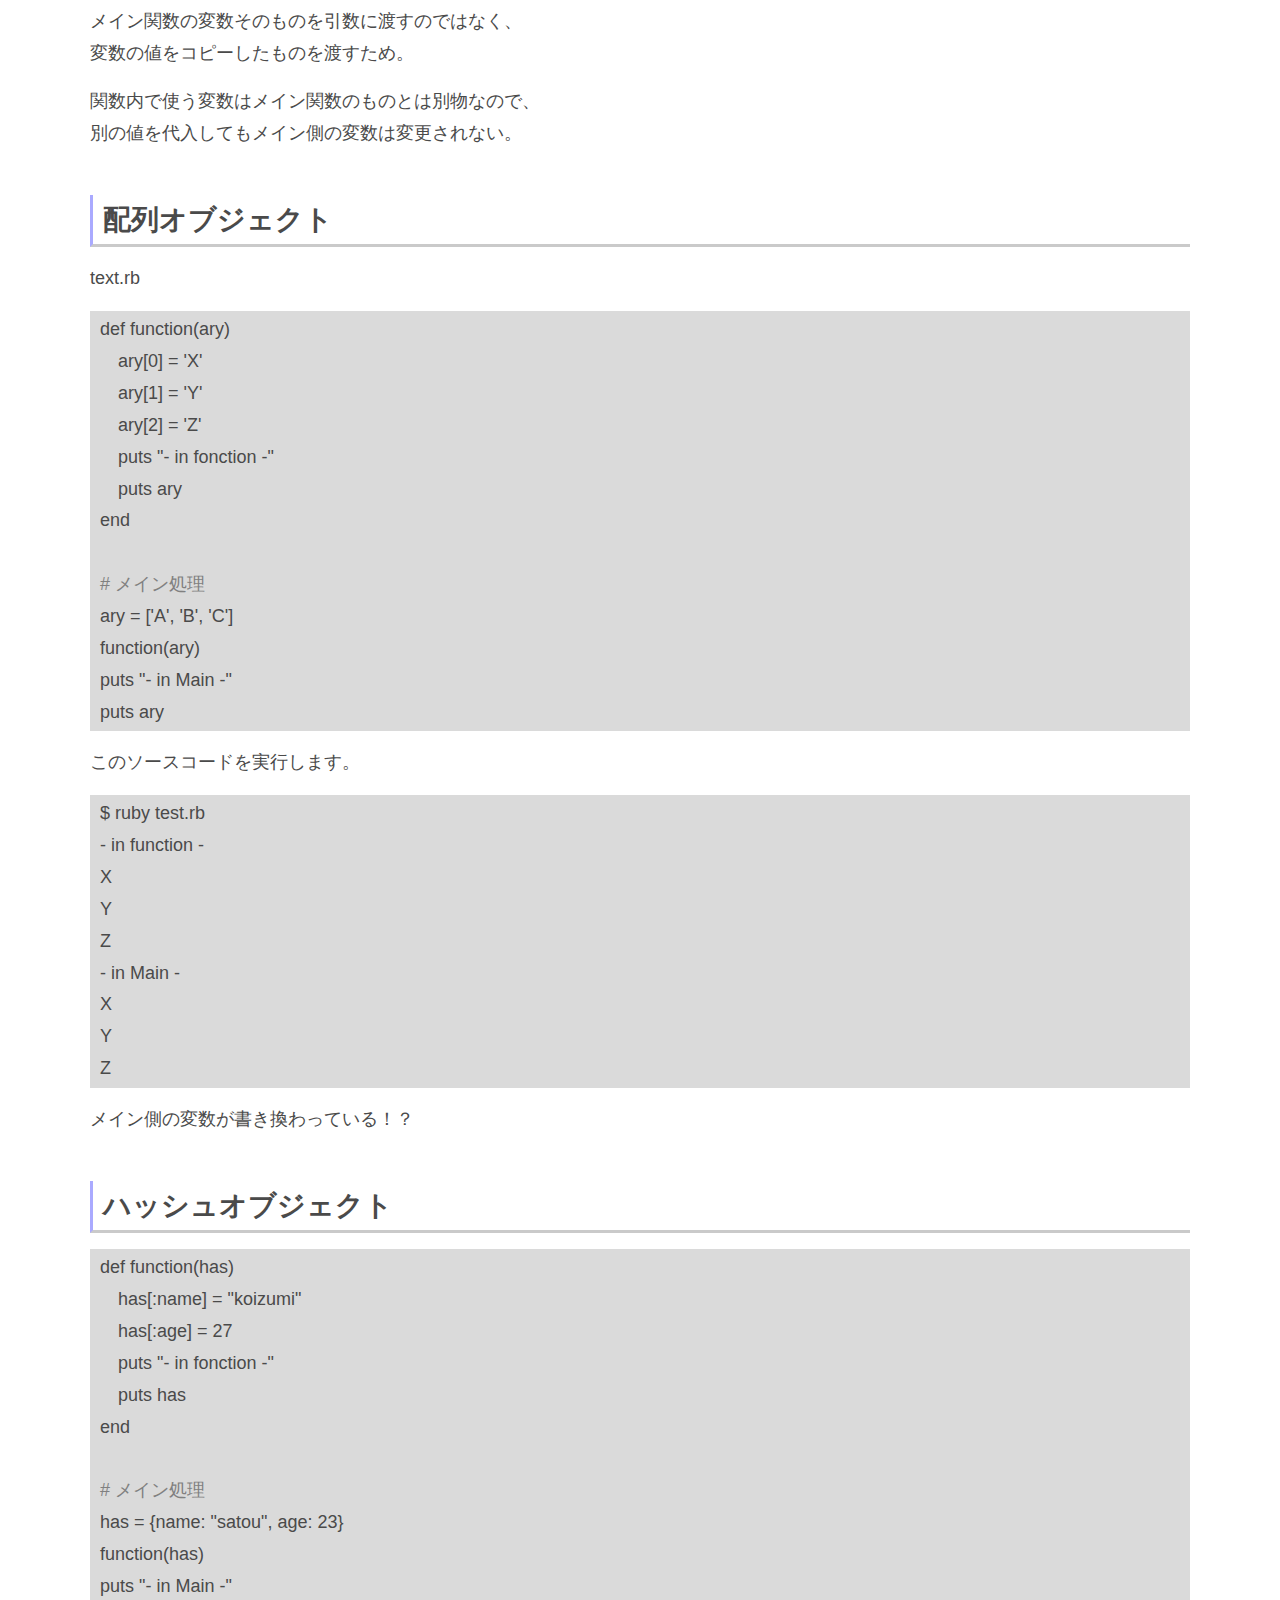
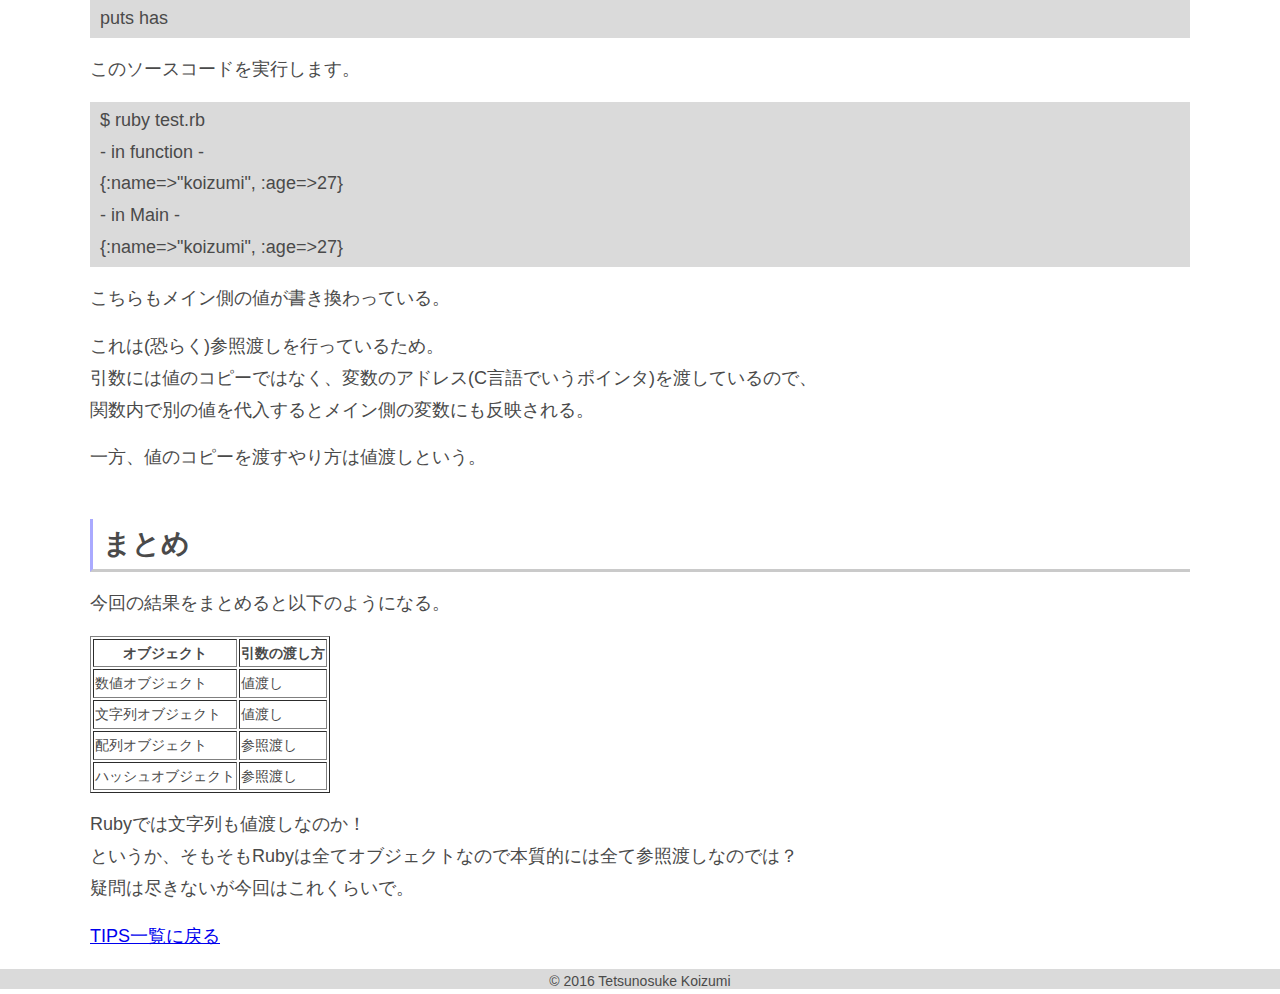
<file: tips/pointer.html>
<!DOCTYPE HTML>
<html>
<head>
  <meta charset="UTF-8" />
  <link rel="stylesheet" href="style.css">
  <title>関数の引数の渡し方</title>
</head>
<body>

  <!-- ヘッダー -->
  <header>
    <h1>関数の引数の渡し方</h1>
  </header>

  <!-- コンテンツ -->
  <div class="contents">
    <article>
      <p>
        関数の中で変更された変数は、メイン側の変数も変更されるのか？<br>
        検証してみます。
      </p>

      <h2 id="section1">数値オブジェクト</h2>
      <p>
        text.rb
      </p>
      <div class="output">
        <p>
          def function(num)<br>
          &emsp;num = 100<br>
          &emsp;puts num<br>
          end<br>
          <br>
          <span class="sub-text"># メイン処理</span><br>
          num = 1<br>
          function(num)<br>
          puts num<br>
        </p>
      </div>
      <p>
        このソースコードを実行します。
      </p>
      <div class="output">
        <p>
          $ ruby test.rb<br>
          100<br>
          1
        </p>
      </div>
      <p>
        関数の中でnumに100を代入しているが、メイン側のnumは1のまま。
      </p>

      <h2 id="section2">文字列オブジェクト</h2>
      <p>
        text.rb
      </p>
      <div class="output">
        <p>
          def function(str)<br>
          &emsp;str = "Good night!"<br>
          &emsp;puts str<br>
          end<br>
          <br>
          <span class="sub-text"># メイン処理</span><br>
          str = "Hello!"<br>
          function(str)<br>
          puts str<br>
        </p>
      </div>
      <p>
        このソースコードを実行します。
      </p>
      <div class="output">
        <p>
          $ ruby test.rb<br>
          Good night!<br>
          Hello!
        </p>
      </div>
      <p>
        こちらも同じでメイン側のstrは"Hello!"のまま変更されていない。<br>
        これは、メイン処理で関数を呼び出す際に、<br>
        メイン関数の変数そのものを引数に渡すのではなく、<br>
        変数の値をコピーしたものを渡すため。
      </p>
      <p>
        関数内で使う変数はメイン関数のものとは別物なので、<br>
        別の値を代入してもメイン側の変数は変更されない。
      </p>

      <h2 id="section3">配列オブジェクト</h2>
      <p>
        text.rb
      </p>
      <div class="output">
        <p>
          def function(ary)<br>
          &emsp;ary[0] = 'X'<br>
          &emsp;ary[1] = 'Y'<br>
          &emsp;ary[2] = 'Z'<br>
          &emsp;puts "- in fonction -"<br>
          &emsp;puts ary<br>
          end<br>
          <br>
          <span class="sub-text"># メイン処理</span><br>
          ary = ['A', 'B', 'C']<br>
          function(ary)<br>
          puts "- in Main -"<br>
          puts ary<br>
        </p>
      </div>
      <p>
        このソースコードを実行します。
      </p>
      <div class="output">
        <p>
          $ ruby test.rb<br>
          - in function -<br>
          X<br>
          Y<br>
          Z<br>
          - in Main -<br>
          X<br>
          Y<br>
          Z<br>
        </p>
      </div>
      <p>
        メイン側の変数が書き換わっている！？
      </p>

      <h2 id="secion4">ハッシュオブジェクト</h2>
      <div class="output">
        <p>
          def function(has)<br>
          &emsp;has[:name] = "koizumi"<br>
          &emsp;has[:age] = 27<br>
          &emsp;puts "- in fonction -"<br>
          &emsp;puts has<br>
          end<br>
          <br>
          <span class="sub-text"># メイン処理</span><br>
          has = {name: "satou", age: 23}<br>
          function(has)<br>
          puts "- in Main -"<br>
          puts has<br>
        </p>
      </div>
      <p>
        このソースコードを実行します。
      </p>
      <div class="output">
        <p>
          $ ruby test.rb<br>
          - in function -<br>
          {:name=>"koizumi", :age=>27}<br>
          - in Main -<br>
          {:name=>"koizumi", :age=>27}<br>
        </p>
      </div>
      <p>
        こちらもメイン側の値が書き換わっている。<br>
      </p>
      <p>
        これは(恐らく)参照渡しを行っているため。<br>
        引数には値のコピーではなく、変数のアドレス(C言語でいうポインタ)を渡しているので、<br>関数内で別の値を代入するとメイン側の変数にも反映される。<br>
      </p>
      <p>
        一方、値のコピーを渡すやり方は値渡しという。
      </p>

      <h2 id="section5">まとめ</h2>
      <p>
        今回の結果をまとめると以下のようになる。
      </p>
      <table border="1">
        <tr>
          <th>オブジェクト</th>
          <th>引数の渡し方</th>
        </tr>
        <tr>
          <td>数値オブジェクト</td>
          <td>値渡し</td>
        </tr>
        <tr>
          <td>文字列オブジェクト</td>
          <td>値渡し</td>
        </tr>
        <tr>
          <td>配列オブジェクト</td>
          <td>参照渡し</td>
        </tr>
        <tr>
          <td>ハッシュオブジェクト</td>
          <td>参照渡し</td>
        </tr>
      </table>
      <p>
        Rubyでは文字列も値渡しなのか！<br>
        というか、そもそもRubyは全てオブジェクトなので本質的には全て参照渡しなのでは？<br>
        疑問は尽きないが今回はこれくらいで。
      </p> 
    </article>

    <div class="back">
      <p><a href="https://koizumittn.github.io/tech-camp/tips">TIPS一覧に戻る</a></p>
    </div>

  </div>

  <!-- フッター -->
  <footer>
    <p>© 2016 Tetsunosuke Koizumi</p>
  </footer>

</body>
</html>
</file>
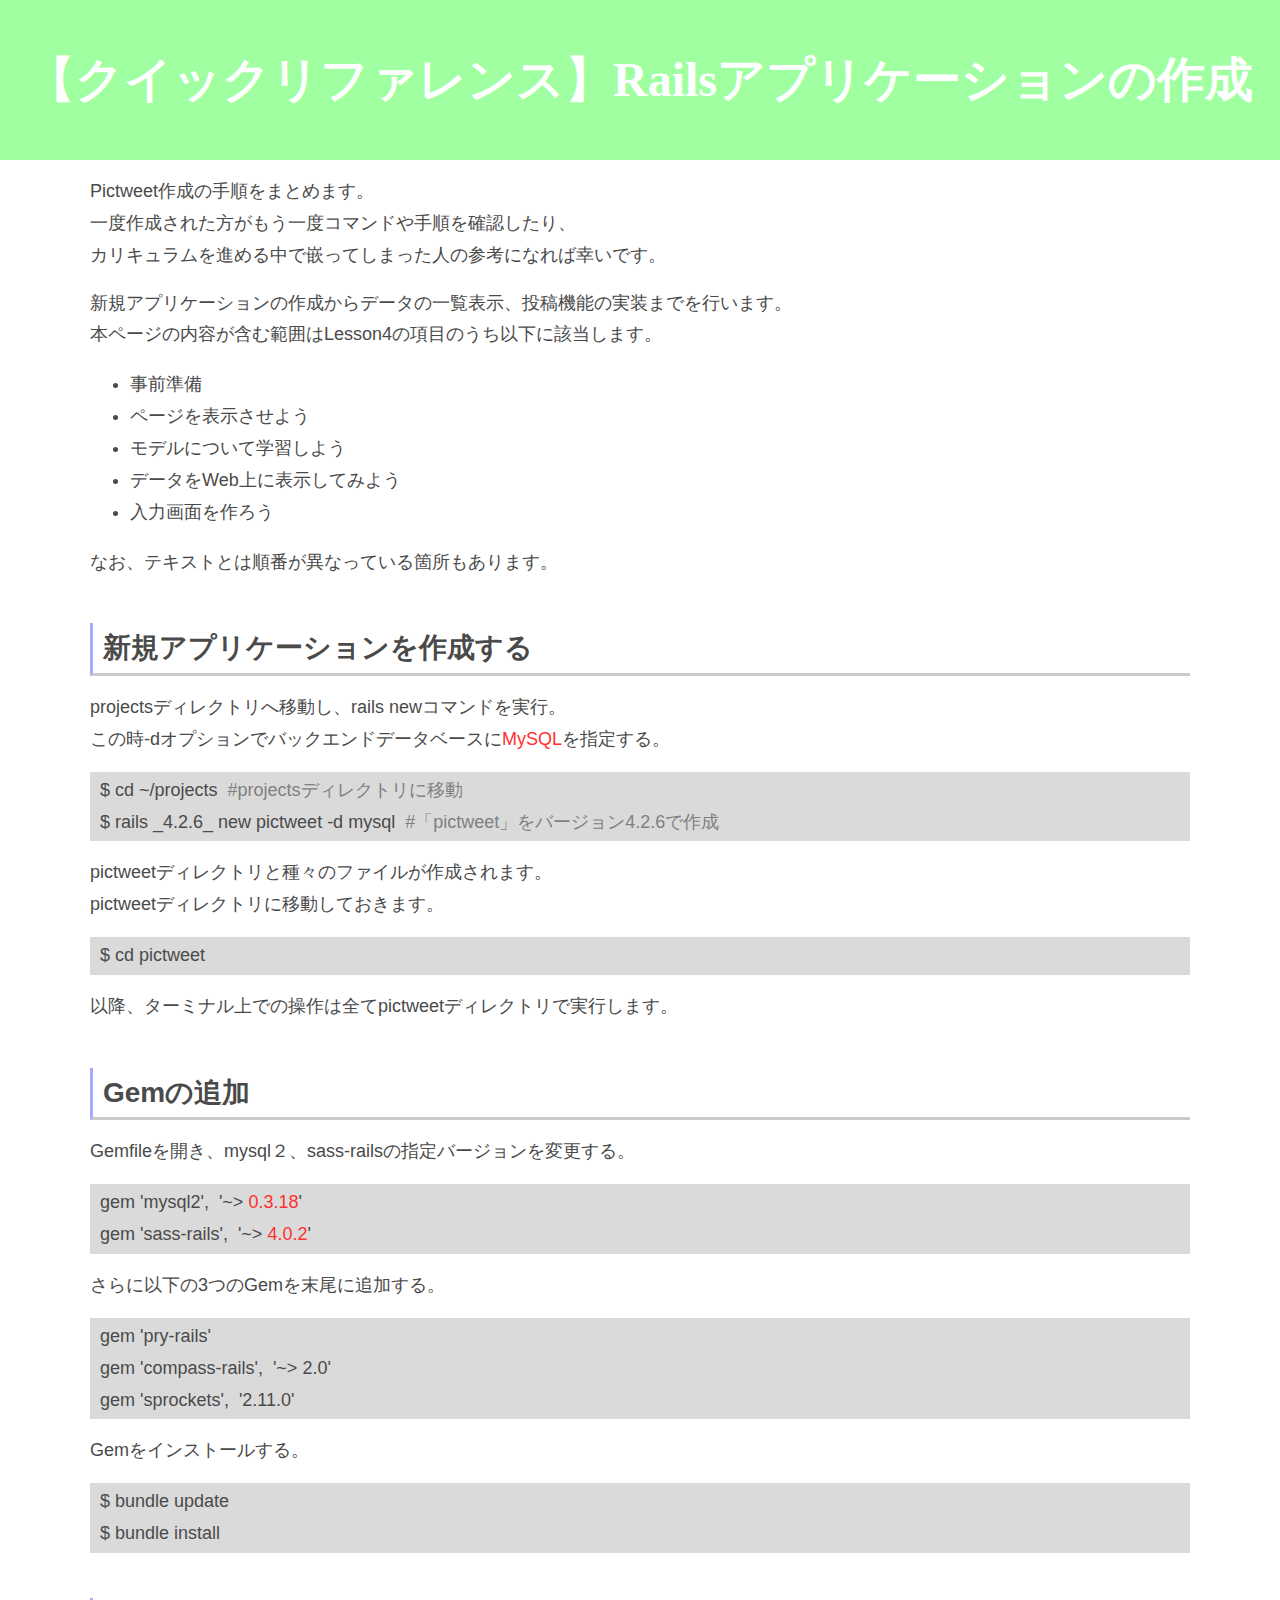
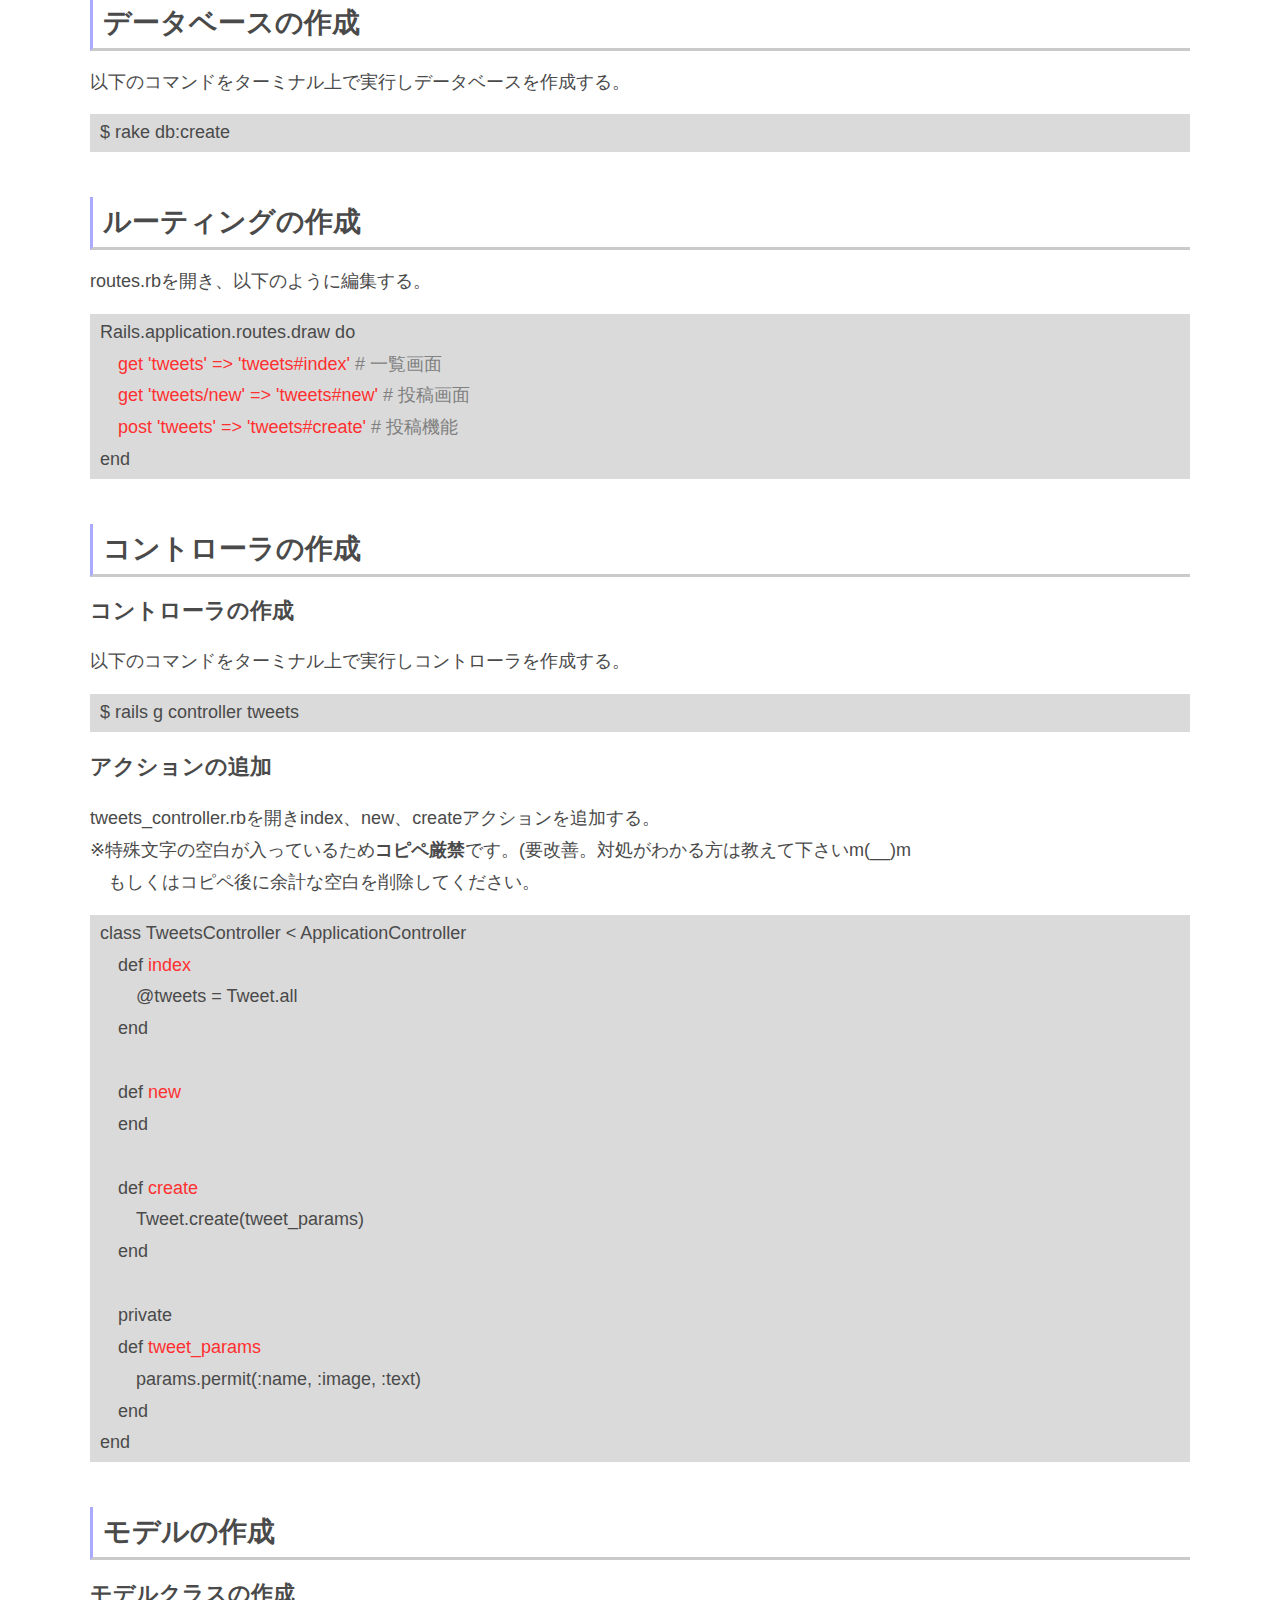
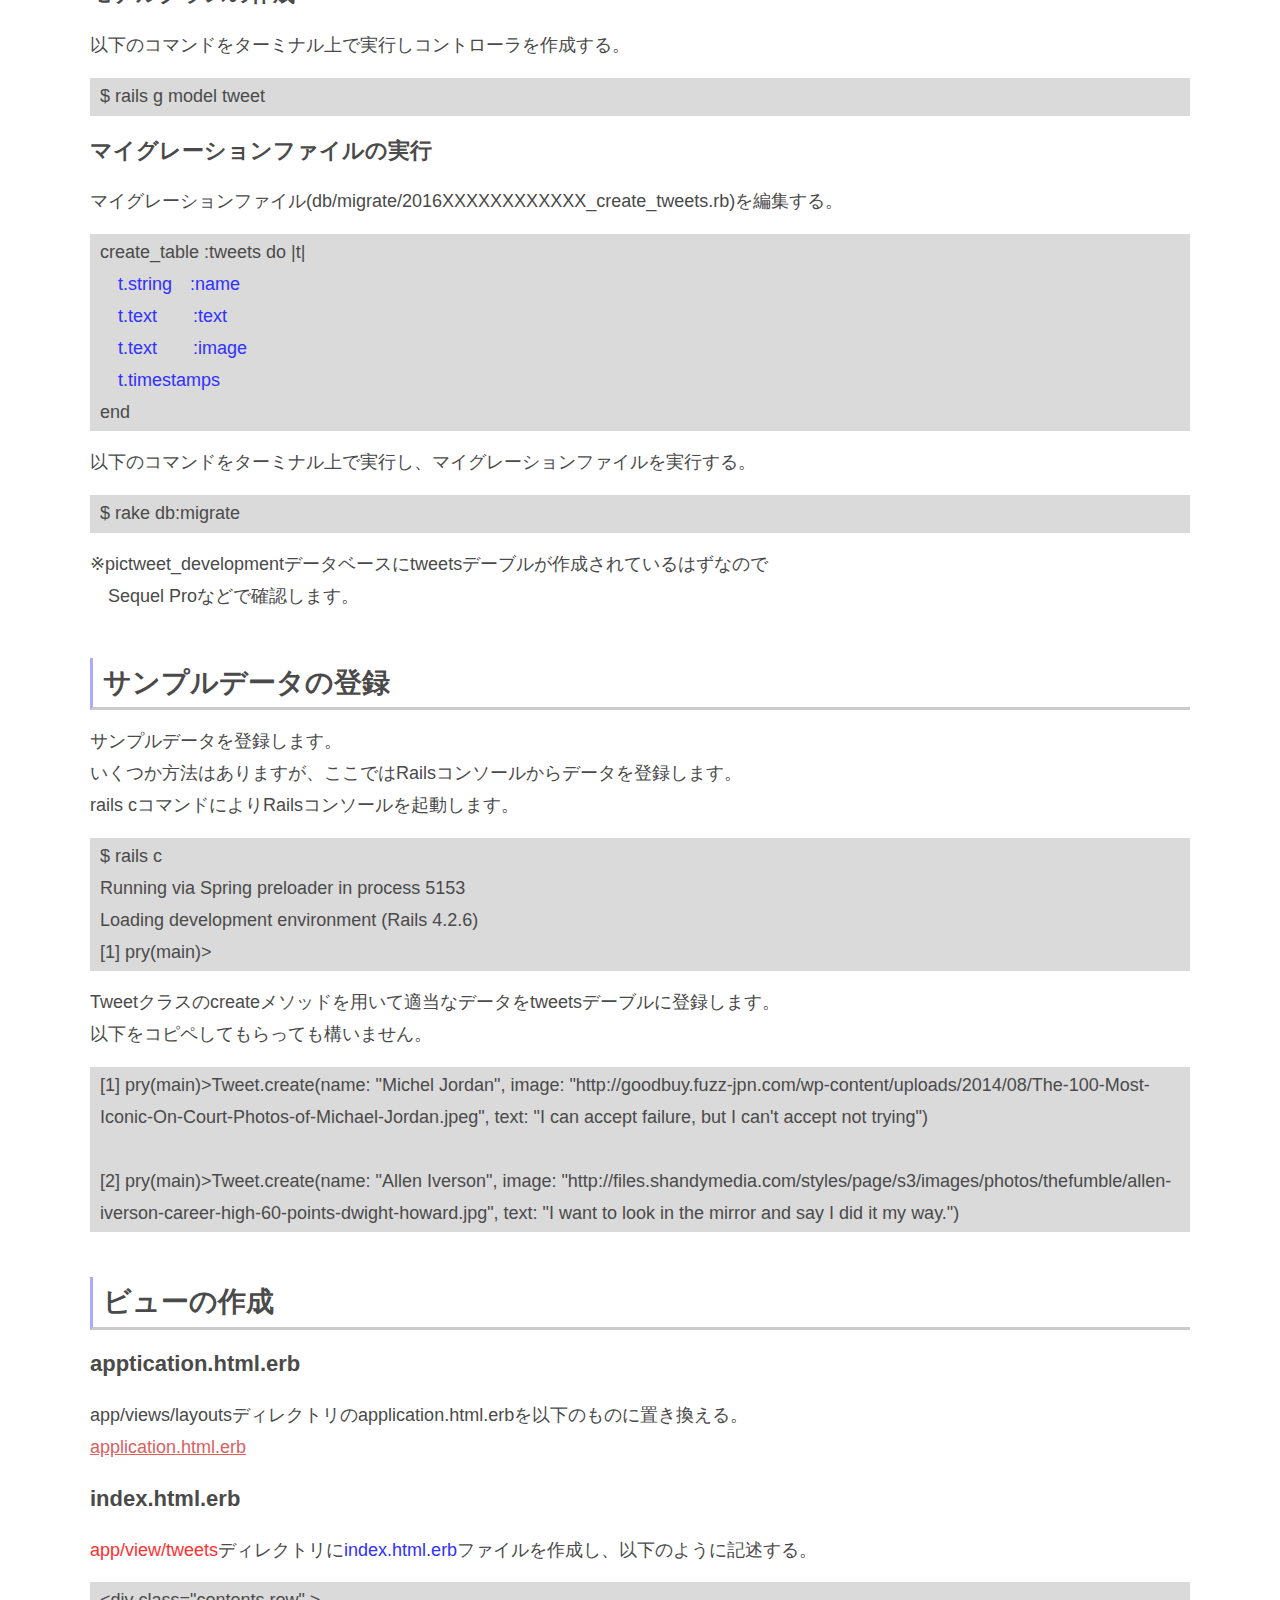
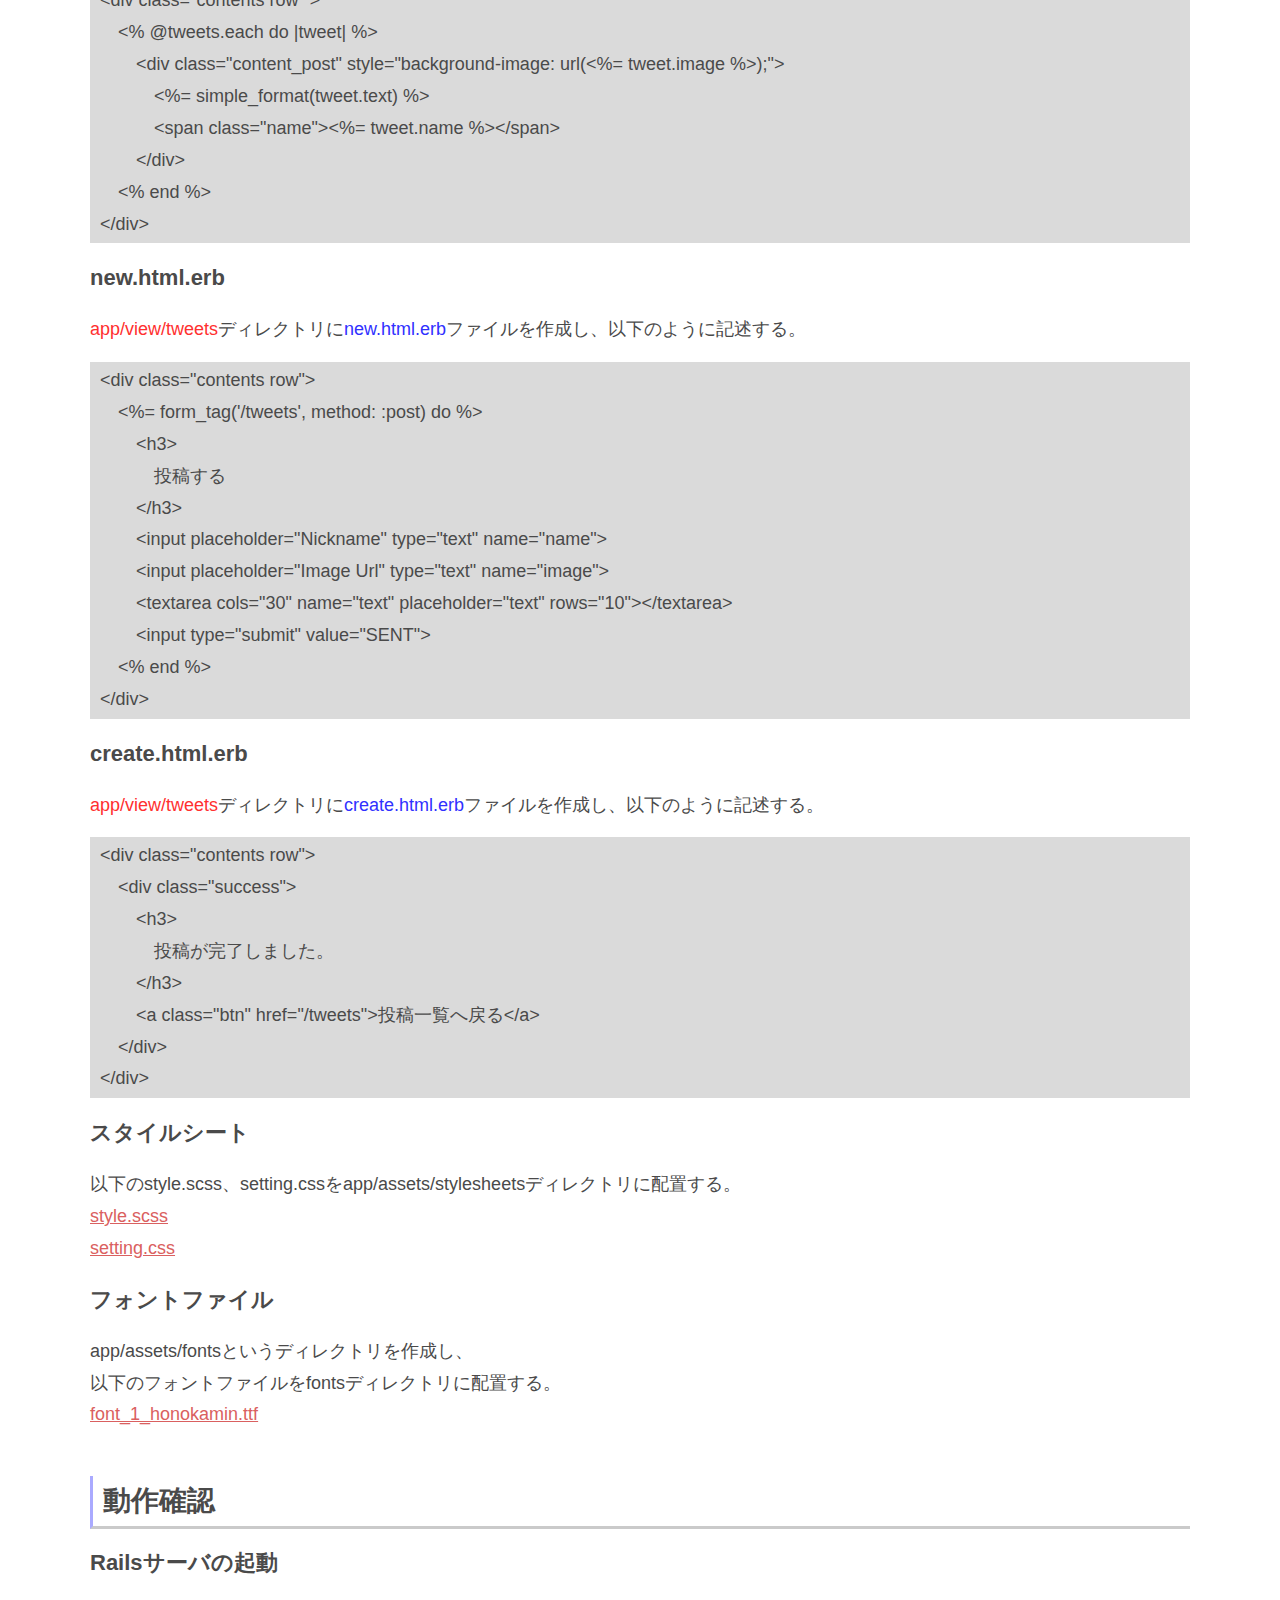
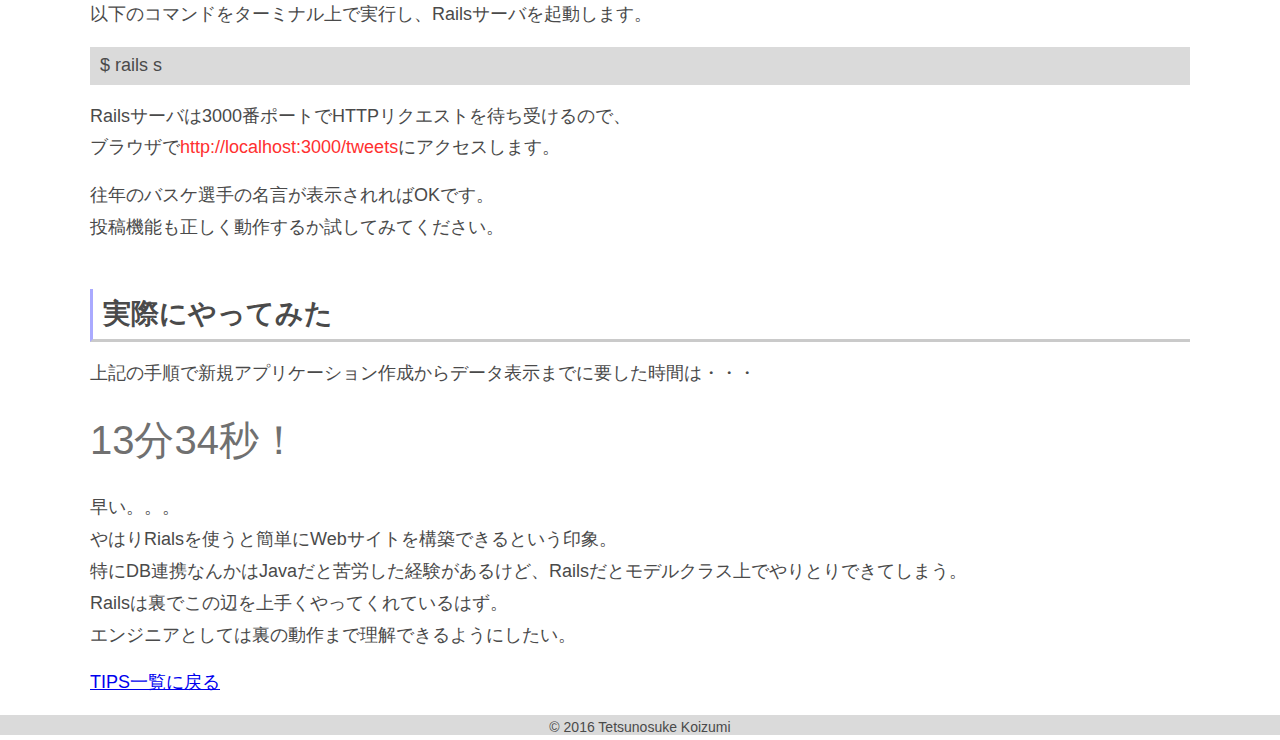
<file: tips/qr-rails.html>
<!DOCTYPE HTML>
<html>
<head>
  <meta charset="UTF-8" />
  <link rel="stylesheet" href="style.css">
  <title>【クイックリファレンス】Railsアプリケーションの作成</title>
</head>
<body>

  <!-- ヘッダー -->
  <header>
    <h1>【クイックリファレンス】Railsアプリケーションの作成</h1>
  </header>

  <!-- コンテンツ -->
  <div class="contents">
    <article>
      <p>
        Pictweet作成の手順をまとめます。<br>
        一度作成された方がもう一度コマンドや手順を確認したり、<br>カリキュラムを進める中で嵌ってしまった人の参考になれば幸いです。
      </p>
      <p>
        新規アプリケーションの作成からデータの一覧表示、投稿機能の実装までを行います。<br>
        本ページの内容が含む範囲はLesson4の項目のうち以下に該当します。<br>
        <ul>
          <li>
            事前準備
          </li>
          <li>
            ページを表示させよう
          </li>
          <li>
            モデルについて学習しよう
          </li>
          <li>
            データをWeb上に表示してみよう
          </li>
          <li>
            入力画面を作ろう
          </li>
        </ul>
      </p>
      <p>
        なお、テキストとは順番が異なっている箇所もあります。
      </p>

      <h2>新規アプリケーションを作成する</h2>
      <p>
        projectsディレクトリへ移動し、rails newコマンドを実行。<br>
        この時-dオプションでバックエンドデータベースに<span class="red-text">MySQL</span>を指定する。
      </p>
      <div class="output">
        <p>
          $ cd ~/projects &nbsp;<span class="sub-text">#projectsディレクトリに移動</span><br>
          $ rails _4.2.6_ new pictweet -d mysql &nbsp;<span class="sub-text">#「pictweet」をバージョン4.2.6で作成</span>
        </p>
      </div>
      <p>
        pictweetディレクトリと種々のファイルが作成されます。<br>
        pictweetディレクトリに移動しておきます。
      </p>
      <div class="output">
        <p>
          $ cd pictweet
        </p>
      </div>
      <p>
        以降、ターミナル上での操作は全てpictweetディレクトリで実行します。
      </p>

      <h2>Gemの追加</h2>
      <p>
        Gemfileを開き、mysql２、sass-railsの指定バージョンを変更する。
      </p>
      <div class="output">
        <p>
          gem 'mysql2', &nbsp;'~> <span class="red-text">0.3.18</span>'<br>
          gem 'sass-rails', &nbsp;'~> <span class="red-text">4.0.2</span>'
        </p>
      </div>
      <p>
        さらに以下の3つのGemを末尾に追加する。
      </p>
      <div class="output">
        <p>
          gem 'pry-rails'<br>
          gem 'compass-rails', &nbsp;'~> 2.0'<br>
          gem 'sprockets', &nbsp;'2.11.0'
        </p>
      </div>
      <p>
        Gemをインストールする。
      </p>
      <div class="output">
        <p>
          $ bundle update<br>
          $ bundle install
        </p>
      </div>

      <h2>データベースの作成</h2>
      <p>
        以下のコマンドをターミナル上で実行しデータベースを作成する。
      </p>
      <div class="output">
        <p>
          $ rake db:create
        </p>
      </div>

      <h2>ルーティングの作成</h2>
      <p>
        routes.rbを開き、以下のように編集する。
      </p>
      <div class="output">
        <p>
          Rails.application.routes.draw do<br>
          <span class="red-text">&emsp;get 'tweets' => 'tweets#index'</span><span class="sub-text"> # 一覧画面</span><br>
          <span class="red-text">&emsp;get 'tweets/new' => 'tweets#new'</span><span class="sub-text"> # 投稿画面</span><br>
          <span class="red-text">&emsp;post 'tweets' => 'tweets#create'</span><span class="sub-text"> # 投稿機能</span><br>
          end
        </p>
      </div>

      <h2>コントローラの作成</h2>
      <h3>コントローラの作成</h3>
      <p>
        以下のコマンドをターミナル上で実行しコントローラを作成する。
      </p>
      <div class="output">
        <p>
          $ rails g controller tweets
        </p>
      </div>
      <h3>アクションの追加</h3>
      <p>
        tweets_controller.rbを開きindex、new、createアクションを追加する。<br>
        ※特殊文字の空白が入っているため<strong>コピペ厳禁</strong>です。(要改善。対処がわかる方は教えて下さいm(__)m<br>
        &emsp;もしくはコピペ後に余計な空白を削除してください。
      </p>
      <div class="output">
        <p>
          class TweetsController &lt; ApplicationController<br>
          &emsp;def <span class="red-text">index</span><br>
          &emsp;&emsp;@tweets = Tweet.all<br>
          &emsp;end<br>
          &emsp;<br>
          &emsp;def <span class="red-text">new</span><br>
          &emsp;end<br>
          <br>
          &emsp;def <span class="red-text">create</span><br>
          &emsp;&emsp;Tweet.create(tweet_params)<br>
          &emsp;end<br>
          <br>
          &emsp;private<br>
          &emsp;def <span class="red-text">tweet_params</span><br>
          &emsp;&emsp;params.permit(:name, :image, :text)<br>
          &emsp;end<br>
          end
        </p>
      </div>

      <h2>モデルの作成</h2>
      <h3>モデルクラスの作成</h3>
      <p>
        以下のコマンドをターミナル上で実行しコントローラを作成する。
      </p>
      <div class="output">
        <p>
          $ rails g model tweet
        </p>
      </div>
      <h3>マイグレーションファイルの実行</h3>
      <p>
        マイグレーションファイル(db/migrate/2016XXXXXXXXXXXX_create_tweets.rb)を編集する。
      </p>
      <div class="output">
        <p>
          create_table :tweets do |t|<br>
          <span class="blue-text">
            &emsp;t.string&emsp;:name<br>
            &emsp;t.text&emsp;&emsp;:text<br>
            &emsp;t.text&emsp;&emsp;:image<br>
            &emsp;t.timestamps<br>
          </span>
          end<br>
        </p>
      </div>
      <p>
        以下のコマンドをターミナル上で実行し、マイグレーションファイルを実行する。
      </p>
      <div class="output">
        <p>
          $ rake db:migrate
        </p>
      </div>

      <p>
        ※pictweet_developmentデータベースにtweetsデーブルが作成されているはずなので<br>
        &emsp;Sequel Proなどで確認します。
      </P>

      <h2>サンプルデータの登録</h2>
      <p>
        サンプルデータを登録します。<br>
        いくつか方法はありますが、ここではRailsコンソールからデータを登録します。<br>
        rails cコマンドによりRailsコンソールを起動します。
      </p>
      <div class="output">
        <p>
          $ rails c<br>
          Running via Spring preloader in process 5153<br>
          Loading development environment (Rails 4.2.6)<br>
          [1] pry(main)>
        </p>
      </div>
      <p>
        Tweetクラスのcreateメソッドを用いて適当なデータをtweetsデーブルに登録します。<br>
        以下をコピペしてもらっても構いません。
      </p>
      <div class="output">
        <p>
          [1] pry(main)>Tweet.create(name: "Michel Jordan", image: "http://goodbuy.fuzz-jpn.com/wp-content/uploads/2014/08/The-100-Most-Iconic-On-Court-Photos-of-Michael-Jordan.jpeg", text: "I can accept failure, but I can't accept not trying")<br>
          <br>
          [2] pry(main)>Tweet.create(name: "Allen Iverson", image: "http://files.shandymedia.com/styles/page/s3/images/photos/thefumble/allen-iverson-career-high-60-points-dwight-howard.jpg", text: "I want to look in the mirror and say I did it my way.")
        </p>
      </div>

      <h2>ビューの作成</h2>
      <h3>apptication.html.erb</h3>
      <p>
        app/views/layoutsディレクトリのapplication.html.erbを以下のものに置き換える。<br>
        <a href="http://master.tech-camp.in/filedownload/1">application.html.erb</a>
      </p>
      <h3>index.html.erb</h3>
      <p>
        <span class="red-text">app/view/tweets</span>ディレクトリに<span class="blue-text">index.html.erb</span>ファイルを作成し、以下のように記述する。
      </p>
      <div class="output">
        <p>
          &lt;div class="contents row" &gt;<br>
          &emsp;&lt;% @tweets.each do |tweet| %&gt;<br>
          &emsp;&emsp;&lt;div class="content_post" style="background-image: url(&lt;%= tweet.image %&gt;);"&gt;<br>
          &emsp;&emsp;&emsp;&lt;%= simple_format(tweet.text) %&gt;<br>
          &emsp;&emsp;&emsp;&lt;span class="name"&gt;&lt;%= tweet.name %&gt;&lt;/span&gt;<br>
          &emsp;&emsp;&lt;/div&gt;<br>
          &emsp;&lt;% end %&gt;<br>
          &lt;/div&gt;<br>
        </p>
      </div>
      <h3>new.html.erb</h3>
      <p>
        <span class="red-text">app/view/tweets</span>ディレクトリに<span class="blue-text">new.html.erb</span>ファイルを作成し、以下のように記述する。
      </p>
      <div class="output">
        <p>
          &lt;div class="contents row"&gt;<br>
          &emsp;&lt;%= form_tag('/tweets', method: :post) do %&gt;<br>
          &emsp;&emsp;&lt;h3&gt;<br>
          &emsp;&emsp;&emsp;投稿する<br>
          &emsp;&emsp;&lt;/h3&gt;<br>
          &emsp;&emsp;&lt;input placeholder="Nickname" type="text" name="name"&gt;<br>
          &emsp;&emsp;&lt;input placeholder="Image Url" type="text" name="image"&gt;<br>
          &emsp;&emsp;&lt;textarea cols="30" name="text" placeholder="text" rows="10"&gt;&lt;/textarea&gt;<br>
          &emsp;&emsp;&lt;input type="submit" value="SENT"&gt;<br>
          &emsp;&lt;% end %&gt;<br>
          &lt;/div&gt;
        </p>
      </div>
      <h3>create.html.erb</h3>
      <p>
        <span class="red-text">app/view/tweets</span>ディレクトリに<span class="blue-text">create.html.erb</span>ファイルを作成し、以下のように記述する。
      </p>
      <div class="output">
        <p>
          &lt;div class="contents row"&gt;<br>
          &emsp;&lt;div class="success"&gt;<br>
          &emsp;&emsp;&lt;h3&gt;<br>
          &emsp;&emsp;&emsp;投稿が完了しました。<br>
          &emsp;&emsp;&lt;/h3&gt;<br>
          &emsp;&emsp;&lt;a class="btn" href="/tweets"&gt;投稿一覧へ戻る&lt;/a&gt;<br>
          &emsp;&lt;/div&gt;<br>
          &lt;/div&gt;<br>
        </p>
      </div>

      <h3>スタイルシート</h3>
      <p>
        以下のstyle.scss、setting.cssをapp/assets/stylesheetsディレクトリに配置する。<br>
        <a href="http://master.tech-camp.in/filedownload/2">style.scss</a><br>
        <a href="http://master.tech-camp.in/filedownload/3">setting.css</a>
      </p>
      <h3>フォントファイル</h3>
      <p>
        app/assets/fontsというディレクトリを作成し、<br>以下のフォントファイルをfontsディレクトリに配置する。<br>
        <a href="http://master.tech-camp.in/filedownload/7">font_1_honokamin.ttf</a>
      </p>

      <h2>動作確認</h2>
      <h3>Railsサーバの起動</h3>
      <p>
        以下のコマンドをターミナル上で実行し、Railsサーバを起動します。
      </p>
      <div class="output">
        <p>
          $ rails s
        </p>
      </div>
      <p>
        Railsサーバは3000番ポートでHTTPリクエストを待ち受けるので、<br>
        ブラウザで<span class="red-text">http://localhost:3000/tweets</span>にアクセスします。
      </p>
      <p>
        往年のバスケ選手の名言が表示されればOKです。<br>
        投稿機能も正しく動作するか試してみてください。
      </p>

      <h2>実際にやってみた</h2>
      <p>
        上記の手順で新規アプリケーション作成からデータ表示までに要した時間は・・・
      </p>
      <span class="result-time">13分34秒！</span><br>
      <p>
        早い。。。<br>
        やはりRialsを使うと簡単にWebサイトを構築できるという印象。<br>
        特にDB連携なんかはJavaだと苦労した経験があるけど、Railsだとモデルクラス上でやりとりできてしまう。<br>
        Railsは裏でこの辺を上手くやってくれているはず。<br>
        エンジニアとしては裏の動作まで理解できるようにしたい。
      </p>
    </article>

    <div class="back">
      <p><a href="https://koizumittn.github.io/tech-camp/tips">TIPS一覧に戻る</a></p>
    </div>



  </div>

  <!-- フッター -->
  <footer>
    <p>© 2016 Tetsunosuke Koizumi</p>
  </footer>

</body>
</html>
</file>
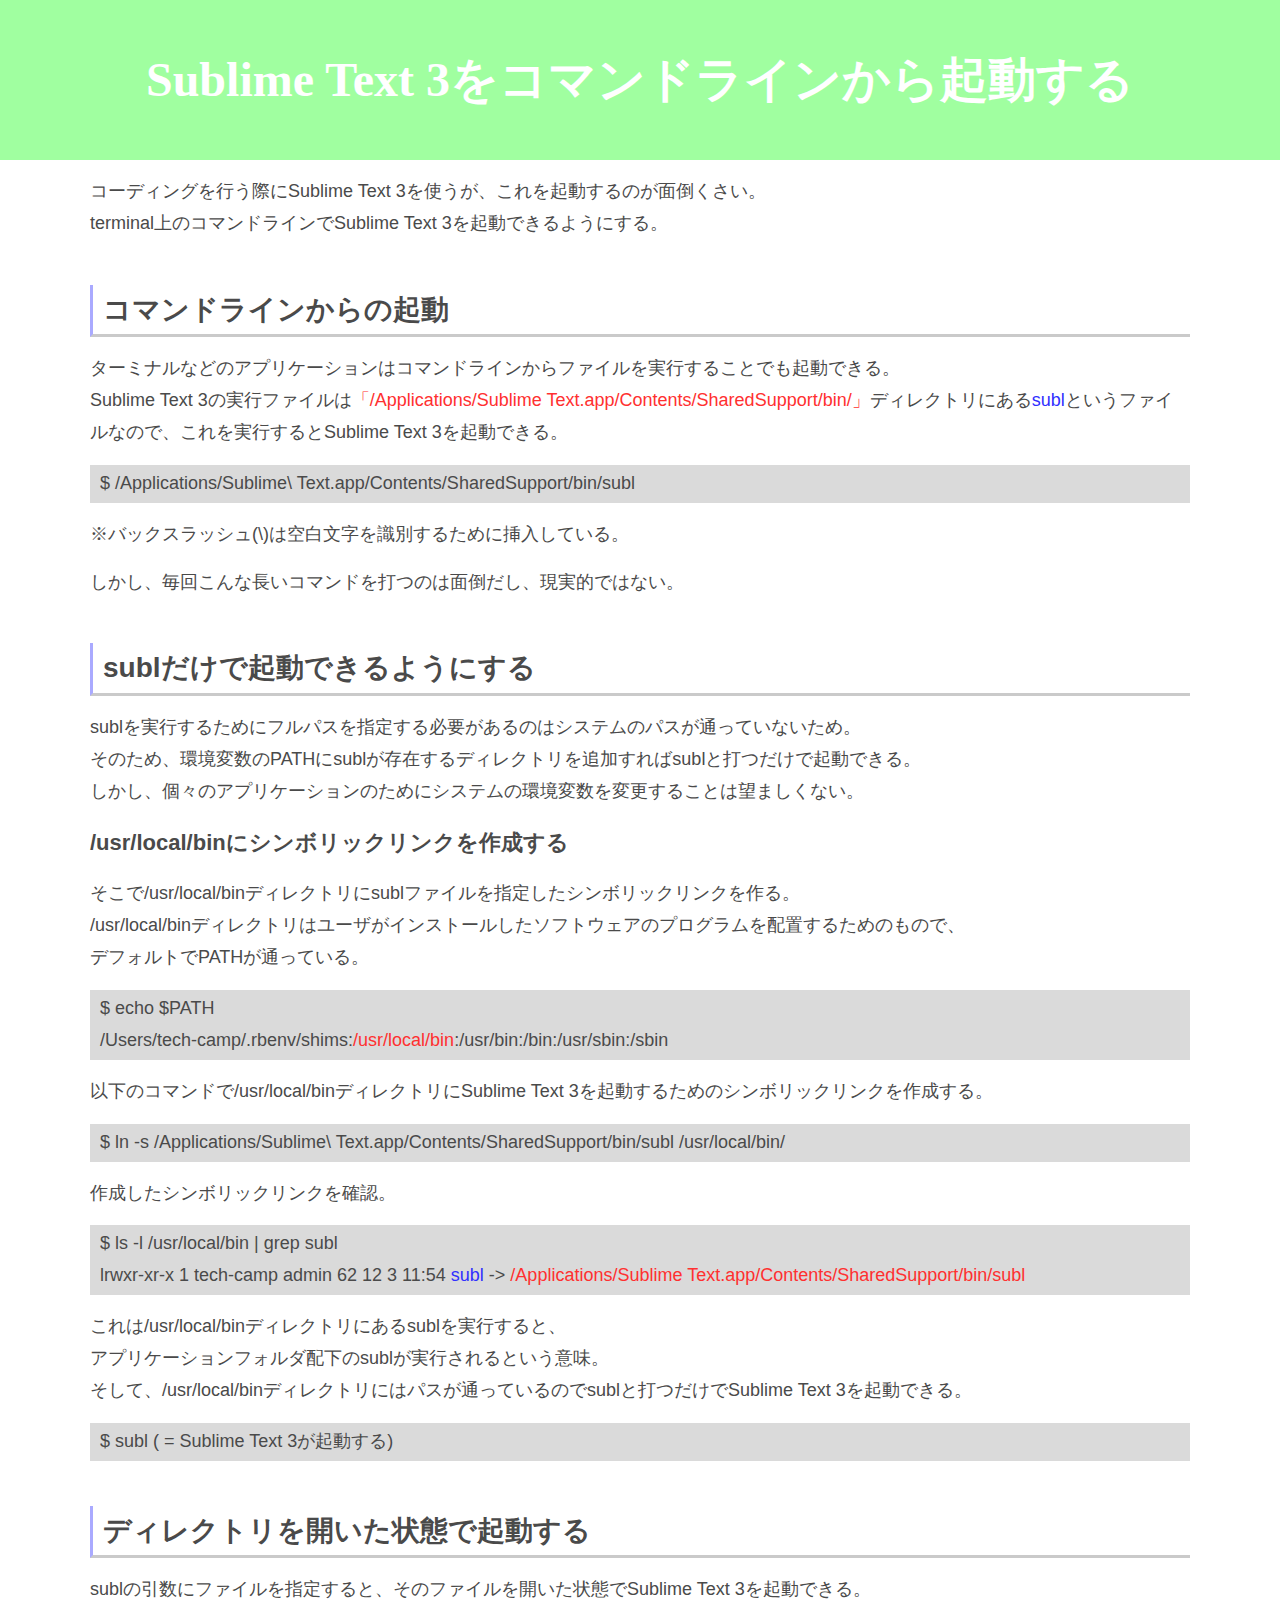
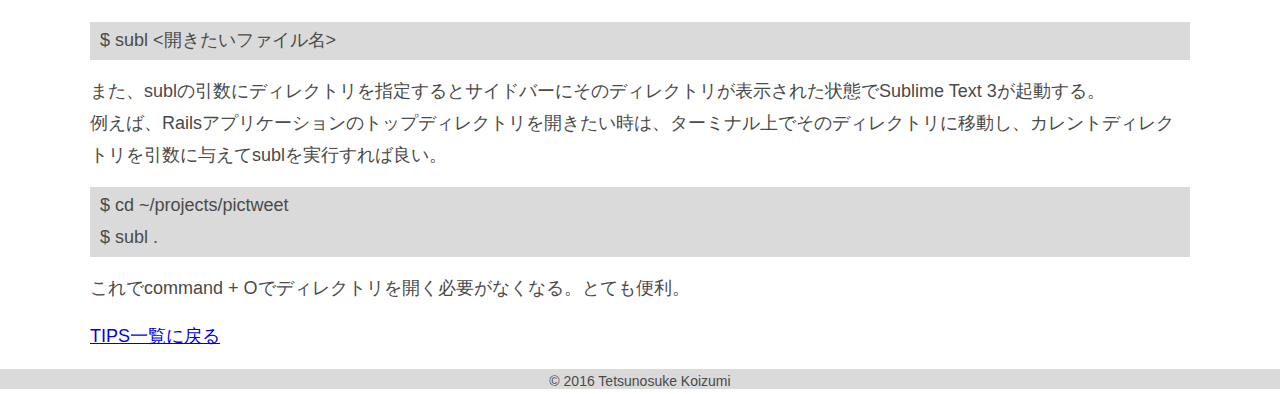
<file: tips/run-sublimetext.html>
<!DOCTYPE HTML>
<html>
<head>
  <meta charset="UTF-8" />
  <link rel="stylesheet" href="style.css">
  <title>Sublime Text 3をコマンドラインから起動する</title>
</head>
<body>

  <!-- ヘッダー -->
  <header>
    <h1>Sublime Text 3をコマンドラインから起動する</h1>
  </header>

  <!-- コンテンツ -->
  <div class="contents">
    <article>
      <p>
        コーディングを行う際にSublime Text 3を使うが、これを起動するのが面倒くさい。<br>
        terminal上のコマンドラインでSublime Text 3を起動できるようにする。
      </p>

      <h2>コマンドラインからの起動</h2>
      <p>
        ターミナルなどのアプリケーションはコマンドラインからファイルを実行することでも起動できる。<br>
        Sublime Text 3の実行ファイルは<span class="red-text">「/Applications/Sublime Text.app/Contents/SharedSupport/bin/」</span>ディレクトリにある<span class="blue-text">subl</span>というファイルなので、これを実行するとSublime Text 3を起動できる。
      </p>
      <div class="output">
        <p>$ /Applications/Sublime\ Text.app/Contents/SharedSupport/bin/subl</p>
      </div>
      <p>
        ※バックスラッシュ(\)は空白文字を識別するために挿入している。
      </p>
      <p>
        しかし、毎回こんな長いコマンドを打つのは面倒だし、現実的ではない。
      </p>
      <h2>sublだけで起動できるようにする</h2>
      <p>
        sublを実行するためにフルパスを指定する必要があるのはシステムのパスが通っていないため。<br>
        そのため、環境変数のPATHにsublが存在するディレクトリを追加すればsublと打つだけで起動できる。<br>
        しかし、個々のアプリケーションのためにシステムの環境変数を変更することは望ましくない。
      </p>
      <h3>/usr/local/binにシンボリックリンクを作成する</h3>
      <p>
        そこで/usr/local/binディレクトリにsublファイルを指定したシンボリックリンクを作る。<br>
        /usr/local/binディレクトリはユーザがインストールしたソフトウェアのプログラムを配置するためのもので、<br>デフォルトでPATHが通っている。
      </p>
      <div class="output">
        <p>
          $ echo $PATH<br>
          /Users/tech-camp/.rbenv/shims:<span class="red-text">/usr/local/bin</span>:/usr/bin:/bin:/usr/sbin:/sbin
        </p>
      </div>
      <p>
        以下のコマンドで/usr/local/binディレクトリにSublime Text 3を起動するためのシンボリックリンクを作成する。
      </p>
      <div class="output">
        <p>
          $ ln -s /Applications/Sublime\ Text.app/Contents/SharedSupport/bin/subl /usr/local/bin/
        </p>
      </div>
      <P>
        作成したシンボリックリンクを確認。
      </P>
      <div class="output">
        <p>
          $ ls -l /usr/local/bin | grep subl<br>
          lrwxr-xr-x  1 tech-camp  admin  62 12  3 11:54 <span class="blue-text">subl</span> -> <span class="red-text">/Applications/Sublime Text.app/Contents/SharedSupport/bin/subl</span>
        </p>
      </div>
      <p>
        これは/usr/local/binディレクトリにあるsublを実行すると、<br>
        アプリケーションフォルダ配下のsublが実行されるという意味。<br>
        そして、/usr/local/binディレクトリにはパスが通っているのでsublと打つだけでSublime Text 3を起動できる。
      </p>
      <div class="output">
        <p>
          $ subl ( = Sublime Text 3が起動する)
        </p>
      </div>

      <h2>ディレクトリを開いた状態で起動する</h2>
      <p>
        sublの引数にファイルを指定すると、そのファイルを開いた状態でSublime Text 3を起動できる。
      </p>
      <div class="output">
        <p>
          $ subl <開きたいファイル名>
        </p>
      </div>
      <p>
        また、sublの引数にディレクトリを指定するとサイドバーにそのディレクトリが表示された状態でSublime Text 3が起動する。<br>
        例えば、Railsアプリケーションのトップディレクトリを開きたい時は、ターミナル上でそのディレクトリに移動し、カレントディレクトリを引数に与えてsublを実行すれば良い。
      </p>
      <div class="output">
        <p>
          $ cd ~/projects/pictweet<br>
          $ subl .
        </p>
      </div>
      <p>
        これでcommand + Oでディレクトリを開く必要がなくなる。とても便利。
      </p>


    </article>

    <div class="back">
      <p><a href="https://koizumittn.github.io/tech-camp/tips">TIPS一覧に戻る</a></p>
    </div>

  </div>

  <!-- フッター -->
  <footer>
    <p>© 2016 Tetsunosuke Koizumi</p>
  </footer>

</body>
</html>
</file>
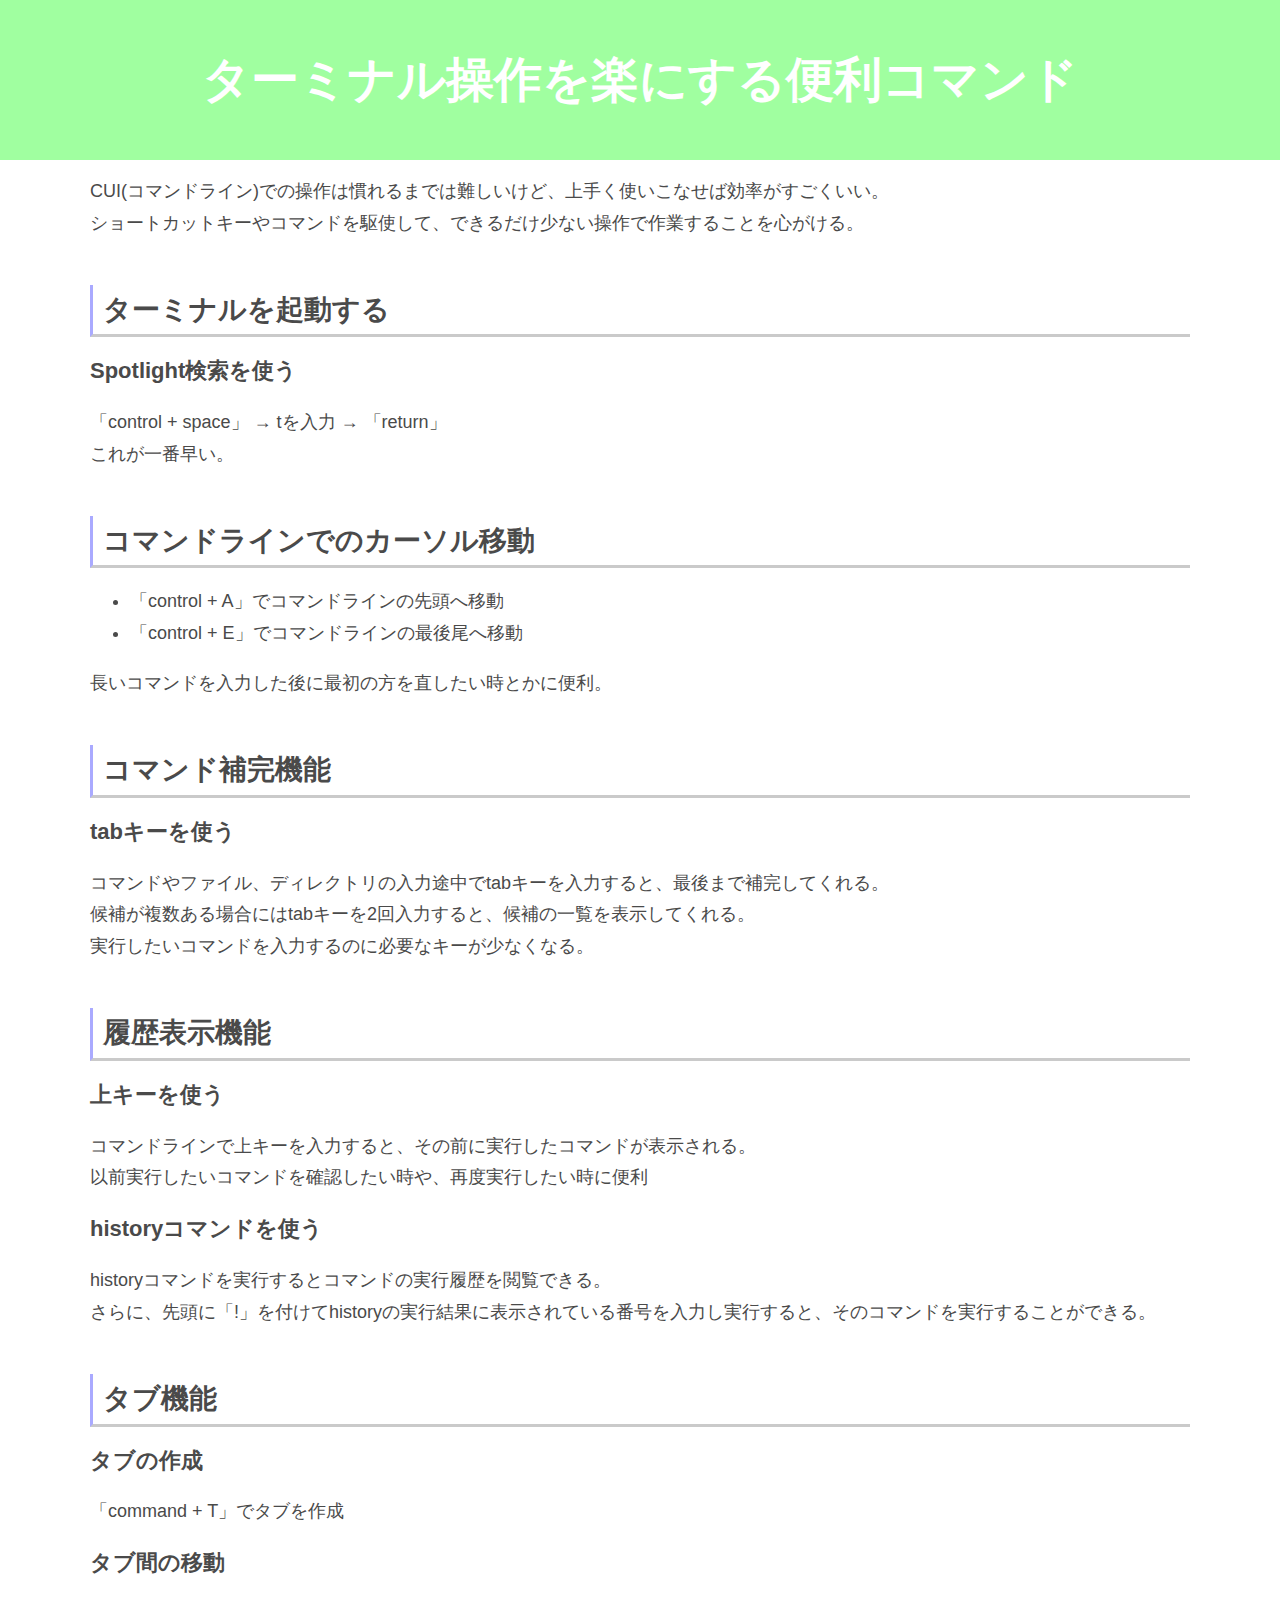
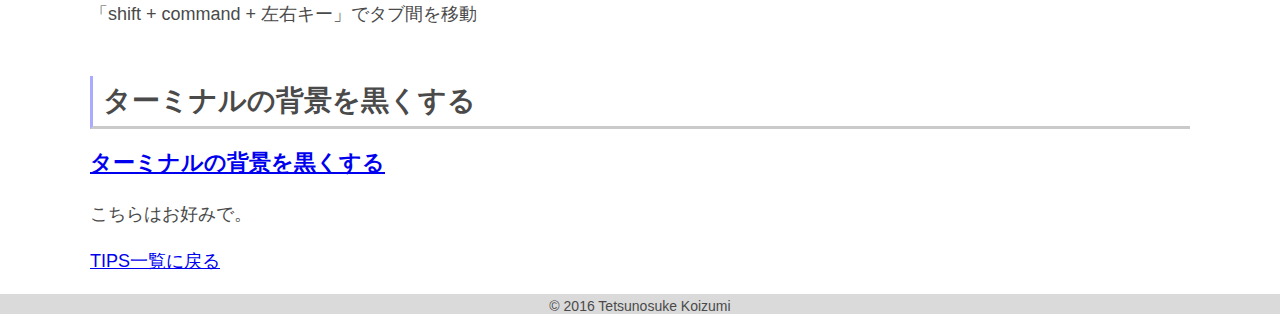
<file: tips/terminal.html>
<!DOCTYPE HTML>
<html>
<head>
  <meta charset="UTF-8" />
  <link rel="stylesheet" href="style.css">
  <title>ターミナル操作を楽にする便利コマンド</title>
</head>
<body>

  <!-- ヘッダー -->
  <header>
    <h1>ターミナル操作を楽にする便利コマンド</h1>
  </header>

  <!-- コンテンツ -->
  <div class="contents">
    <article>
    <p>
      CUI(コマンドライン)での操作は慣れるまでは難しいけど、上手く使いこなせば効率がすごくいい。<br>
      ショートカットキーやコマンドを駆使して、できるだけ少ない操作で作業することを心がける。
    </p>
      <h2>ターミナルを起動する</h2>
      <h3>Spotlight検索を使う</h3>
      <p>
        「control + space」 → tを入力 → 「return」<br>
        これが一番早い。
      </p>

      <h2>コマンドラインでのカーソル移動</h2>

      <ul>
        <li>
          「control + A」でコマンドラインの先頭へ移動
        </li>
        <li>
          「control + E」でコマンドラインの最後尾へ移動
        </li>
      </ul>
      <p>
        長いコマンドを入力した後に最初の方を直したい時とかに便利。
      </p>

      <h2>コマンド補完機能</h2>
      <h3>tabキーを使う</h3>
      <p>
        コマンドやファイル、ディレクトリの入力途中でtabキーを入力すると、最後まで補完してくれる。<br>
        候補が複数ある場合にはtabキーを2回入力すると、候補の一覧を表示してくれる。<br>
        実行したいコマンドを入力するのに必要なキーが少なくなる。
      </p>

      <h2>履歴表示機能</h2>
      <h3>上キーを使う</h3>
      <p>
        コマンドラインで上キーを入力すると、その前に実行したコマンドが表示される。<br>
        以前実行したいコマンドを確認したい時や、再度実行したい時に便利
      </p>
      <h3>historyコマンドを使う</h3>
      <p>
        historyコマンドを実行するとコマンドの実行履歴を閲覧できる。<br>
        さらに、先頭に「!」を付けてhistoryの実行結果に表示されている番号を入力し実行すると、そのコマンドを実行することができる。
      </p>

      <h2>タブ機能</h2>
      <h3>タブの作成</h3>
      <p>
        「command + T」でタブを作成
      </p>
      <h3>タブ間の移動</h3>
      <p>
        「shift + command + 左右キー」でタブ間を移動
      </p>

      <h2>ターミナルの背景を黒くする</h2>
      <h3><a href="http://qiita.com/rohinomiya/items/b6c03204f95f8471358d">ターミナルの背景を黒くする</a></h3>
      <p>こちらはお好みで。</p>
    </article>

    <div class="back">
      <p><a href="https://koizumittn.github.io/tech-camp/tips">TIPS一覧に戻る</a></p>
    </div>

  </div>

  <!-- フッター -->
  <footer>
    <p>© 2016 Tetsunosuke Koizumi</p>
  </footer>

</body>
</html>
</file>
<file: tips/style.css>
body, html {
  height: 100%;
  background-color: white;
}

h1, h2, h3, h4, h5, h6, p, body {
  line-height: 1.77;
  font-size: 14px;
  color: #4a4a4a;
  font-family: sans-serif;
  margin: 0;
  padding: 0;
}

header h1 {
  height: 160px;
  line-height: 160px;
  background-color: #a0ffa0;
  color: #fff;
  font-family: Meiryo;
  font-size: 48px;
  text-align: center;
}

.contents {
  width: 1100px;
  margin: 5px auto;
}

.left-contents {
  width: 840px;
  float: left;
}

.right-wrapper {
  float: left;
  width: 240px;
}

.right-contents {
  min-height: 200px;
  width: 240px;
  margin-top: 30px;
  margin-left: 20px;
  /*margin-top: 30px;*/
  border-top: solid 1px;
  border-bottom: solid 1px;
  /*position: fixed;*/
}

.fixed {
  position: fixed;
  top: 0px;
}
/*
.fixed-right {
  right: 0px;
}*/

.contents p {
  font-size: 18px;
  margin: 16px 0;
}

.contents article p {
  font-size: 18px;
}

.contents article p a {
  color: #da6060;
}

.contents article h2 {
  font-size: 28px;
  border-left: 3px solid #aaaaff;
  border-bottom: 3px solid #cacaca;
  padding-left: 10px;
  margin: 45px 0 15px;
}

.contents article h3 {
  font-size: 22px;
}

#index {
  font-size: 18px;
  line-height: 10px;
}

article .red-text {
  color: #ff3030;
}

article .blue-text {
  color: #3030ff;
}

article .sub-text {
  color: #808080;
}

article .output p {
  background-color: #dadada;
  padding: 3px 0 3px 10px;
}

article .result-time {
  font-size: 40px;
  color: #707070;
  /*
  width: 600px;
  margin: 0 auto;
  text-align: center;
}

article .space {
  height: 900px;
  background-color: #dadaff;
}

.contents .index {
  height: 720px;
  background-color: #eaeaea;
}

.contents .index h2 {
  font-size: 24px;
  padding: 10px 0 0 30px;
}

.contents .index h3 {
  font-size: 18px;
}

.contents .index ol {
  padding: 0 0 0 60px;
  /*list-style: none;*/
}

.contents ul {
  font-size: 18px;
}

.right-contents ul {
  font-size: 14px;
}
.clearfix:after {
  content: "";
  clear: both;
  display: block;
}

footer {
  height: 20px;
  background-color: #dadada;
}

footer p {
  text-align: center;
  font-size: 14px;
}
</file>
